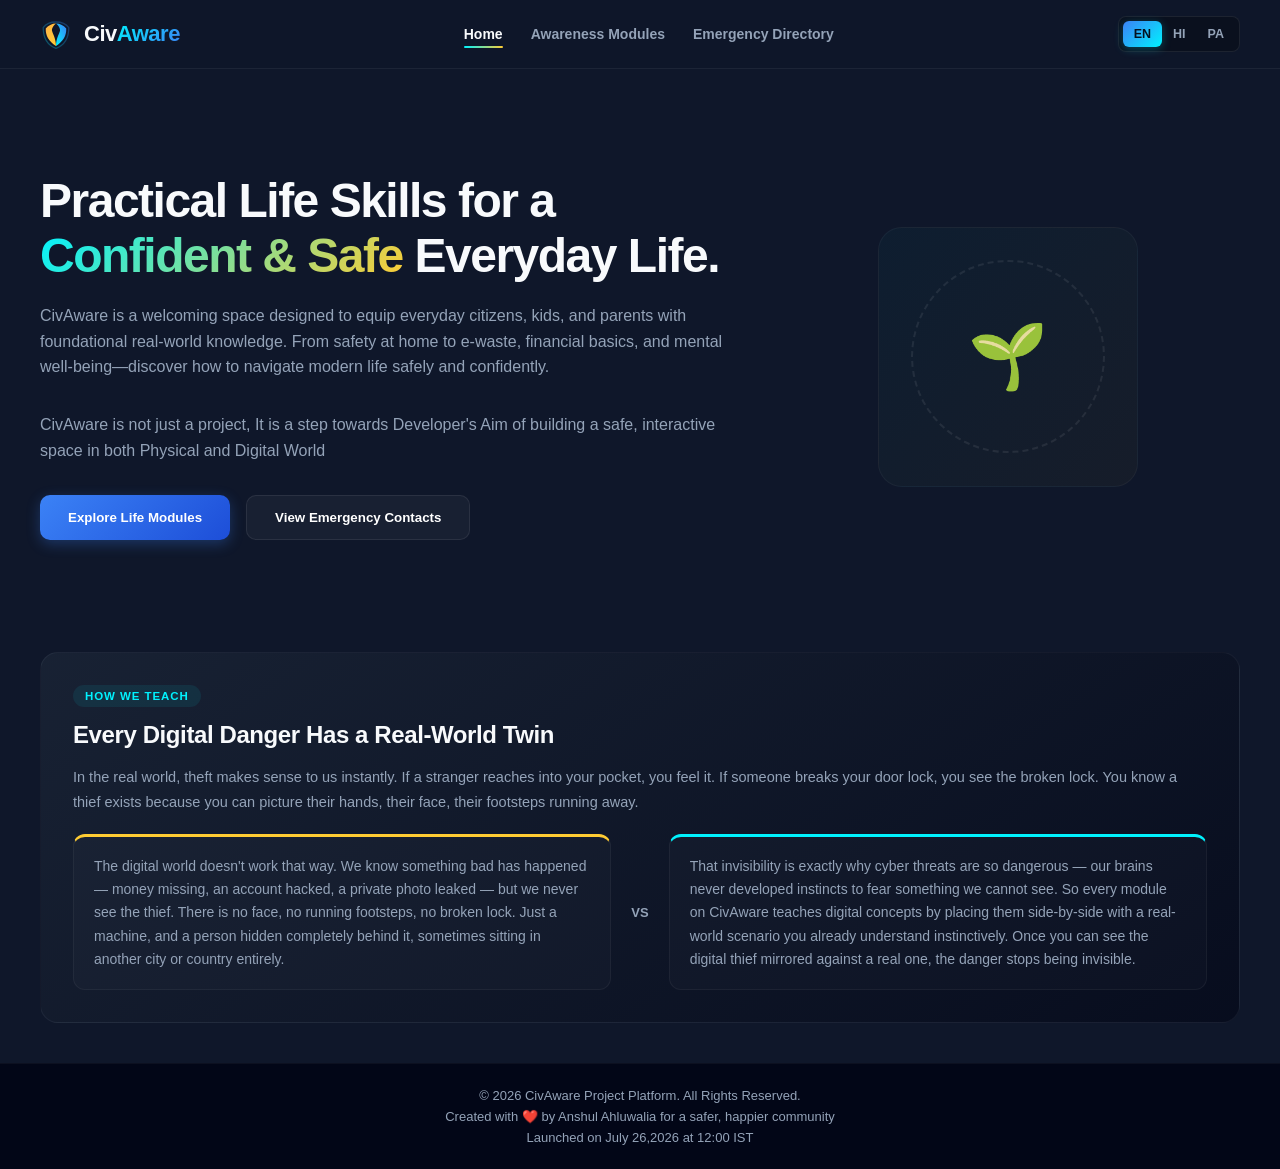
<file: index.html>
<!DOCTYPE html>
<html lang="en">
<head>
    <meta charset="UTF-8">
    <meta name="viewport" content="width=device-width, initial-scale=1.0">
    <title>CivAware - Life Skills & Community Awareness Hub</title>
    <link rel="stylesheet" href="./index/index.css">
</head>
<body>

    <!-- PRIMARY TOP NAVIGATION -->
    <nav class="navbar">
        <div class="brand-logo" onclick="navigateTo('home')">
            <svg width="32" height="32" viewBox="0 0 200 200" fill="none" xmlns="http://www.w3.org/2000/svg">
                <path d="M 100,25 C 135,25 165,40 180,60 C 180,120 155,170 100,190 C 45,170 20,120 20,60 C 35,40 65,25 100,25 Z" fill="none" stroke="url(#logoTechGrad)" stroke-width="8" opacity="0.3"/>
                <path d="M 100,35 C 75,35 50,48 36,65 C 34,110 55,145 100,175 C 100,130 80,100 75,80 C 72,68 85,45 100,35 Z" fill="url(#logoJoyGrad)"/>
                <path d="M 100,35 C 125,35 150,48 164,65 C 166,110 145,145 100,175 C 100,130 120,100 125,80 C 128,68 115,45 100,35 Z" fill="url(#logoTechGrad)"/>
                <defs>
                    <linearGradient id="logoTechGrad" x1="0%" y1="100%" x2="100%" y2="0%"><stop offset="0%" stop-color="#00f2fe"/><stop offset="100%" stop-color="#3b82f6"/></linearGradient>
                    <linearGradient id="logoJoyGrad" x1="0%" y1="0%" x2="100%" y2="100%"><stop offset="0%" stop-color="#ffb347"/><stop offset="100%" stop-color="#ffcc33"/></linearGradient>
                </defs>
            </svg>
            <h1>Civ<span id="brandSpan">Aware</span></h1>
        </div>

        <ul class="nav-links" id="navLinks">
            <li><div class="nav-item active" id="nav-home" onclick="navigateTo('home')">Home</div></li>
            <li><div class="nav-item" id="nav-modules" onclick="navigateTo('modules')">Awareness Modules</div></li>
            <li><div class="nav-item" id="nav-emergency" onclick="navigateTo('emergency')">Emergency Directory</div></li>
        </ul>

        <div class="navbar-right">
            <div class="lang-selector">
                <button class="lang-btn active" onclick="switchLanguage('en')">EN</button>
                <button class="lang-btn" onclick="switchLanguage('hi')">HI</button>
                <button class="lang-btn" onclick="switchLanguage('pa')">PA</button>
            </div>
            <button class="hamburger-btn" id="hamburgerBtn" aria-label="Toggle navigation menu" onclick="toggleNavDrawer()">
                <span></span><span></span><span></span>
            </button>
        </div>
    </nav>

    <!-- MAIN INTERACTIVE WRAPPER -->
    <main class="content-wrapper">

        <!-- ================= VIEW 1: HOME PAGE ================= -->
        <div id="page-home" class="page-view active-view">
            <div class="hero-section">
                <div class="hero-text">
                    <h2 id="heroTitle">Practical Life Skills for a <span>Confident &amp; Safe</span> Everyday Life.</h2>
                    <p id="heroPara">CivAware is a welcoming space designed to equip everyday citizens, kids, and parents with foundational real-world knowledge.</p>
                    <p>CivAware is not just a project, It is a step towards Developer's Aim of building a safe, interactive space in both Physical and Digital World</p>
                    <div class="cta-group">
                        <button class="btn-primary" id="btnExplore" onclick="navigateTo('modules')">Explore Life Modules</button>
                        <button class="btn-secondary" id="btnEmergency" onclick="navigateTo('emergency')">View Emergency Contacts</button>
                    </div>
                </div>
                <div class="hero-graphics-container">
                    <div class="animated-icon-box">
                        <div class="orbit-ring"></div>
                        <div class="center-emoji">🌱</div>
                    </div>
                </div>
            </div>

            <!-- TEACHING METHOD EXPLAINER — "the invisible thief" -->
            <section class="teach-intro">
                <span class="teach-tag" id="teachTag">How We Teach</span>
                <h3 id="teachTitle">Every Digital Danger Has a Real-World Twin</h3>
                <p id="teachPara1" style="color:var(--text-muted); font-size:14.5px; line-height:1.7;"></p>
                <div class="teach-columns">
                    <div class="teach-col real">
                        <p id="teachPara2"></p>
                    </div>
                    <div class="teach-vs">VS</div>
                    <div class="teach-col digital">
                        <p id="teachPara3"></p>
                    </div>
                </div>
            </section>
        </div>

        <!-- ================= VIEW 2: MODULES MATRIX ================= -->
        <div id="page-modules" class="page-view">
            <div class="section-header">
                <h2 id="modulesHeading">Essential Life Modules</h2>
                <p id="modulesSub">Click on any module to open up sub-topics and practical everyday toolkits.</p>
            </div>

            <div class="progress-tracker">
                <div class="progress-track"><div class="progress-fill" id="progressFill"></div></div>
                <span class="progress-label" id="progressLabel">0 / 12 modules completed</span>
            </div>

            <div class="matrix-grid" id="matrixGrid">
                <!-- Module cards injected dynamically by index.js -->
            </div>
        </div>

        <!-- ================= VIEW 3: EMERGENCY DIRECTORY ================= -->
        <div id="page-emergency" class="page-view">
            <div class="section-header">
                <h2 id="emergencyHeading">Emergency Helpline Directory</h2>
                <p id="emergencySub">Quick reference guide for critical situations. Keep these numbers handy.</p>
            </div>

            <div class="emergency-table-container">
                <table class="emergency-table">
                    <thead>
                        <tr>
                            <th id="thCategory">Service Category</th>
                            <th id="thNumber">Helpline Number</th>
                            <th id="thMode">Ideal Response Mode</th>
                        </tr>
                    </thead>
                    <tbody id="emergencyTableBody">
                        <!-- Rows injected dynamically by index.js -->
                    </tbody>
                </table>
            </div>
        </div>

    </main>

    <!-- CONTENT DISPLAY OVERLAY (MODAL SUBMODULE ARCHITECTURE) -->
    <div class="modal" id="submoduleModal">
        <div class="modal-box card">
            <button class="modal-close-x" onclick="closeSubmodule()">&times;</button>
            <div id="submoduleModalContent">
                <!-- Injected via index.js without page reload latency -->
            </div>
        </div>
    </div>

    <!-- STICKY STRUCTURAL WEB APP FOOTER -->
    <footer class="app-footer">
        <p id="footerCopyright">&copy; 2026 CivAware Project Platform. All Rights Reserved.</p>
        <p class="credit" id="footerCredit">Created with ❤️ by Anshul Ahluwalia for a safer, happier community</p>
        <p>Launched on July 26,2026 at 12:00 IST</p>
    </footer> 

    <!-- Inject Data Layer Dependency First -->
    <script src="./index/index-data.js"></script>
    <!-- Inject Functional Script Controller -->
    <script src="./index/index.js"></script>
</body>
</html>
</file>
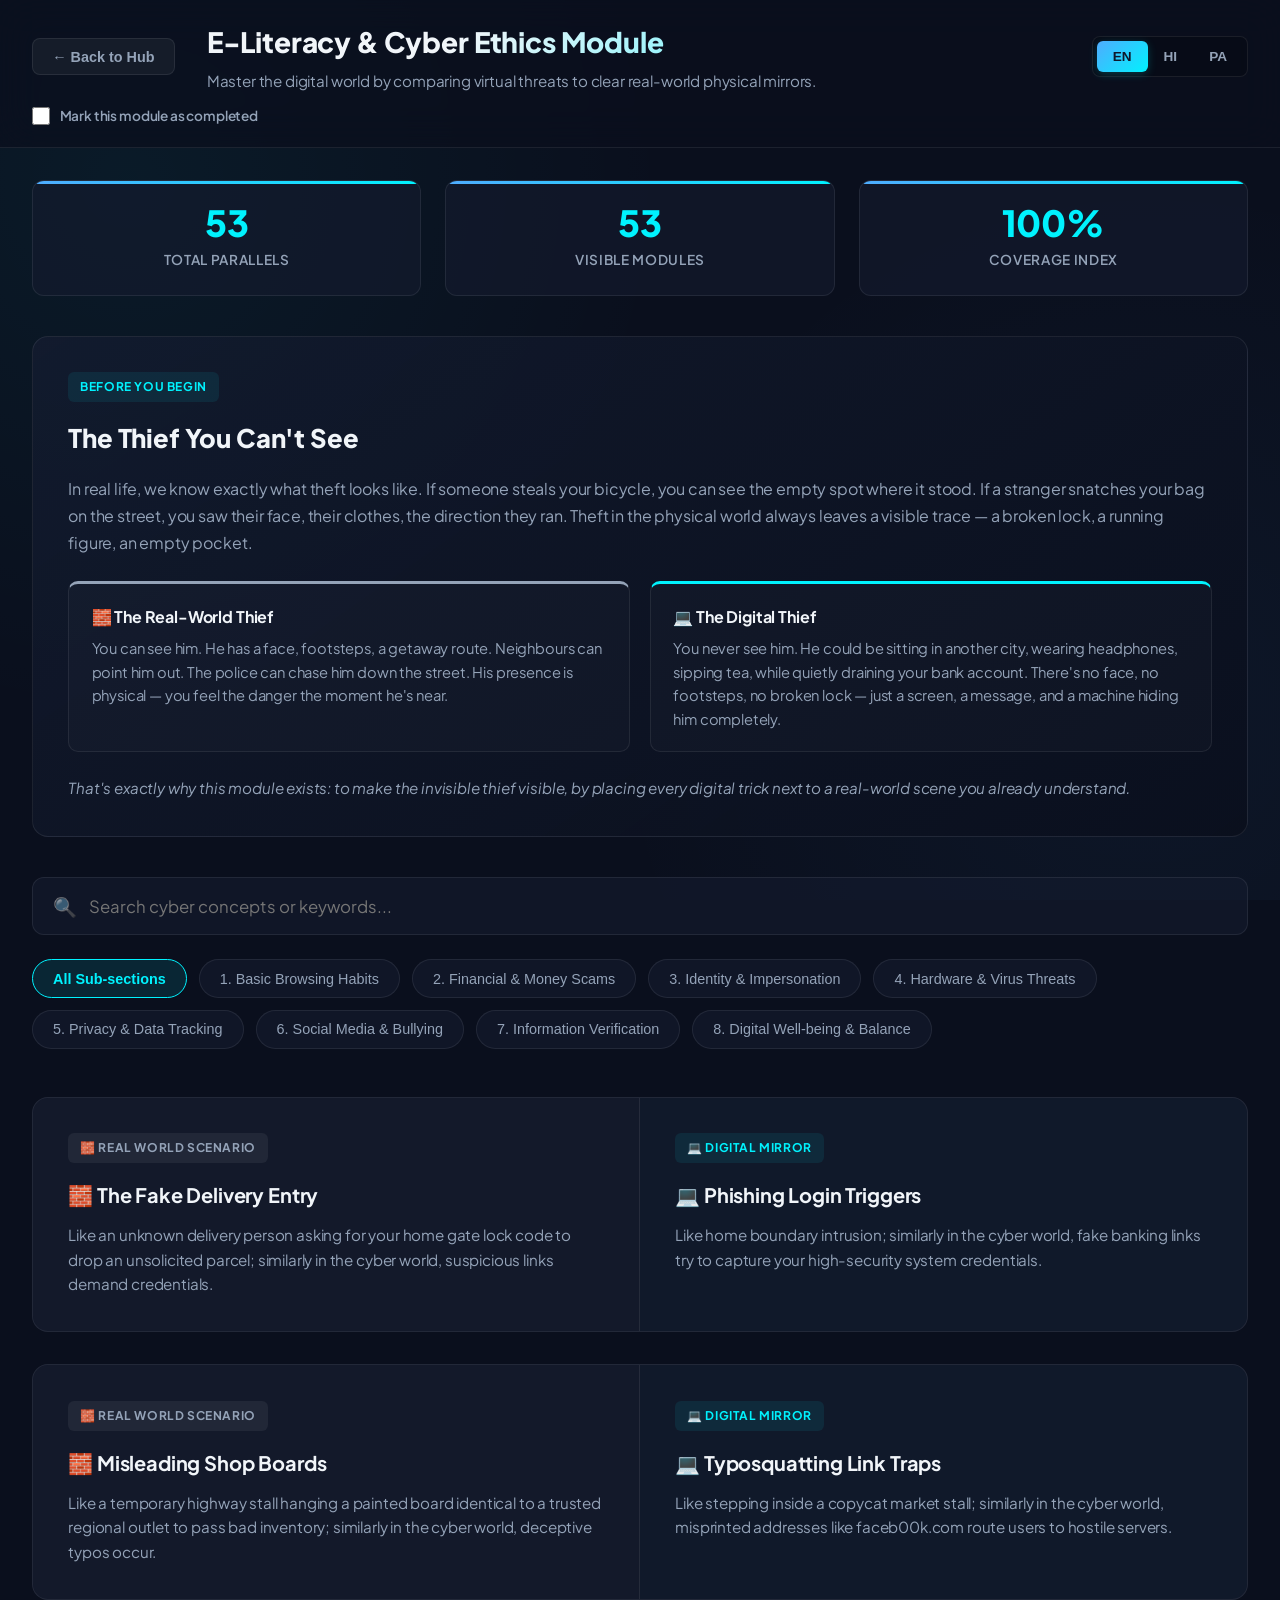
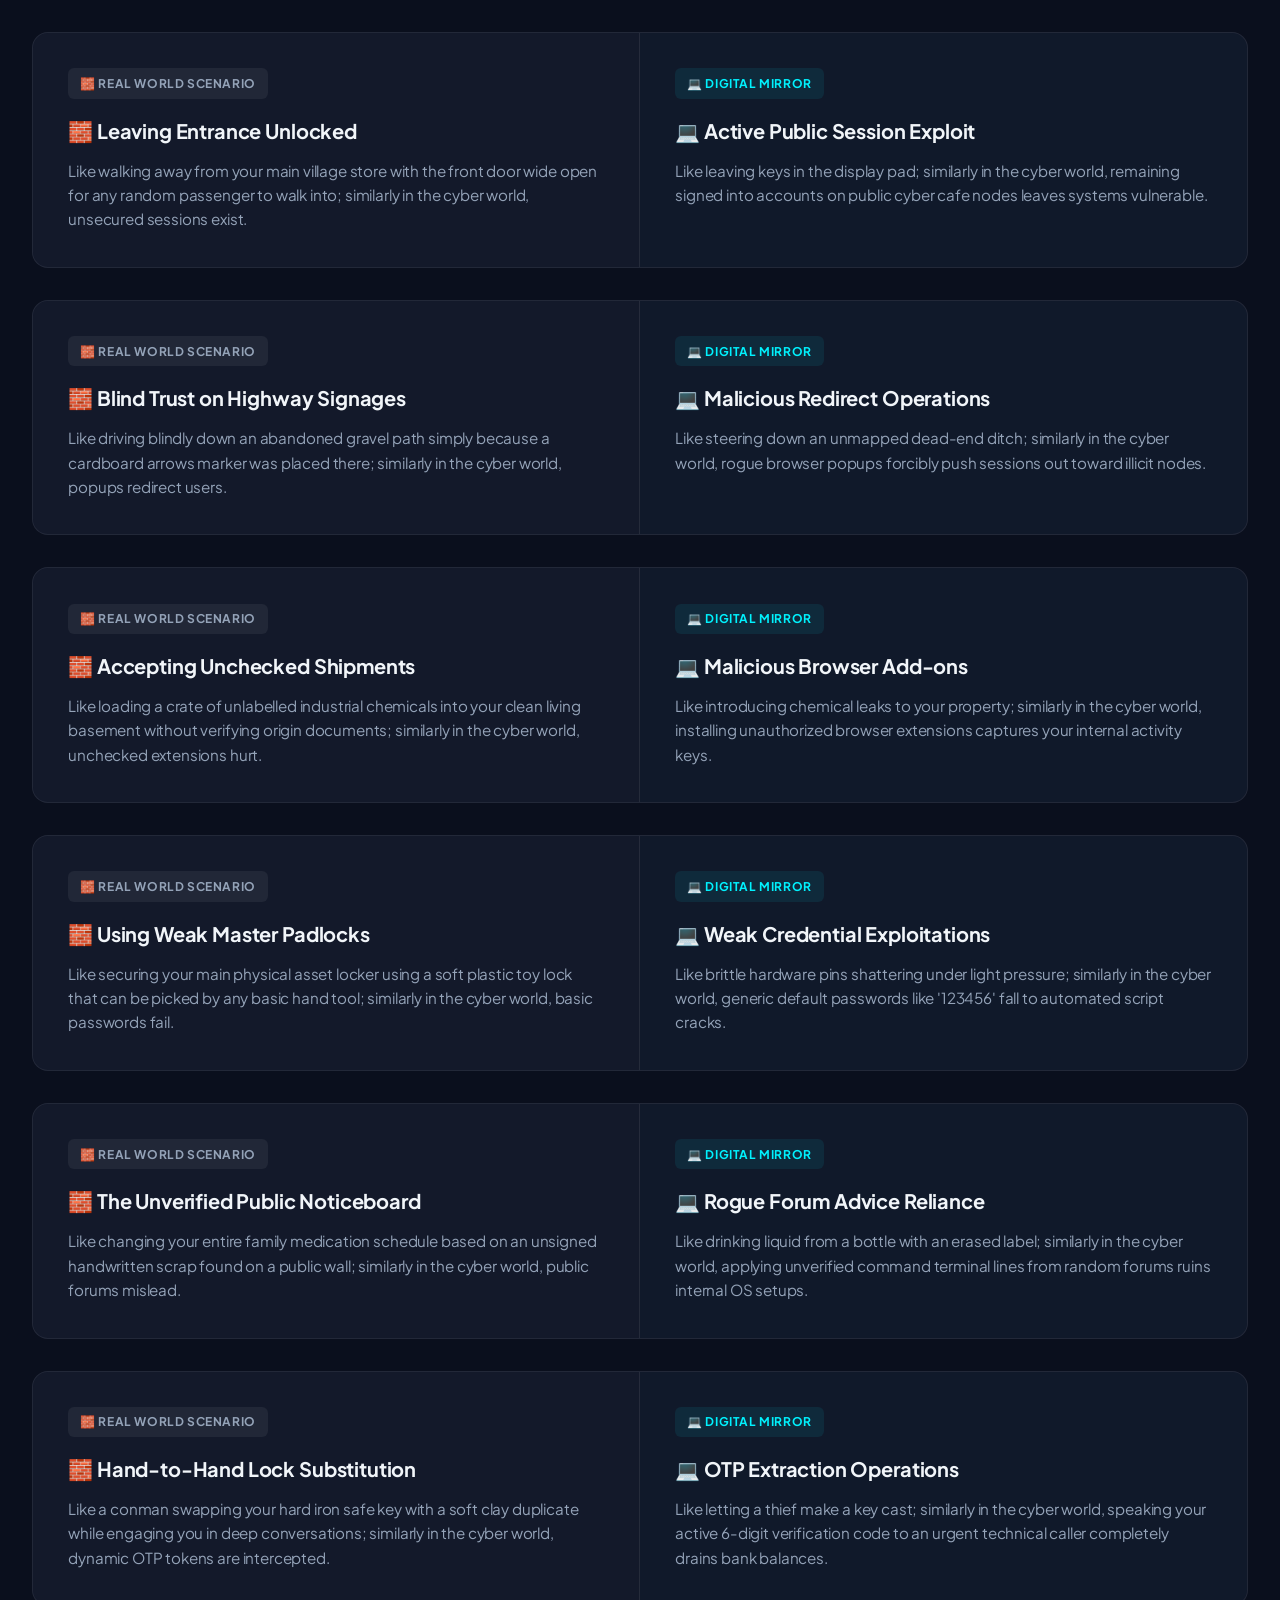
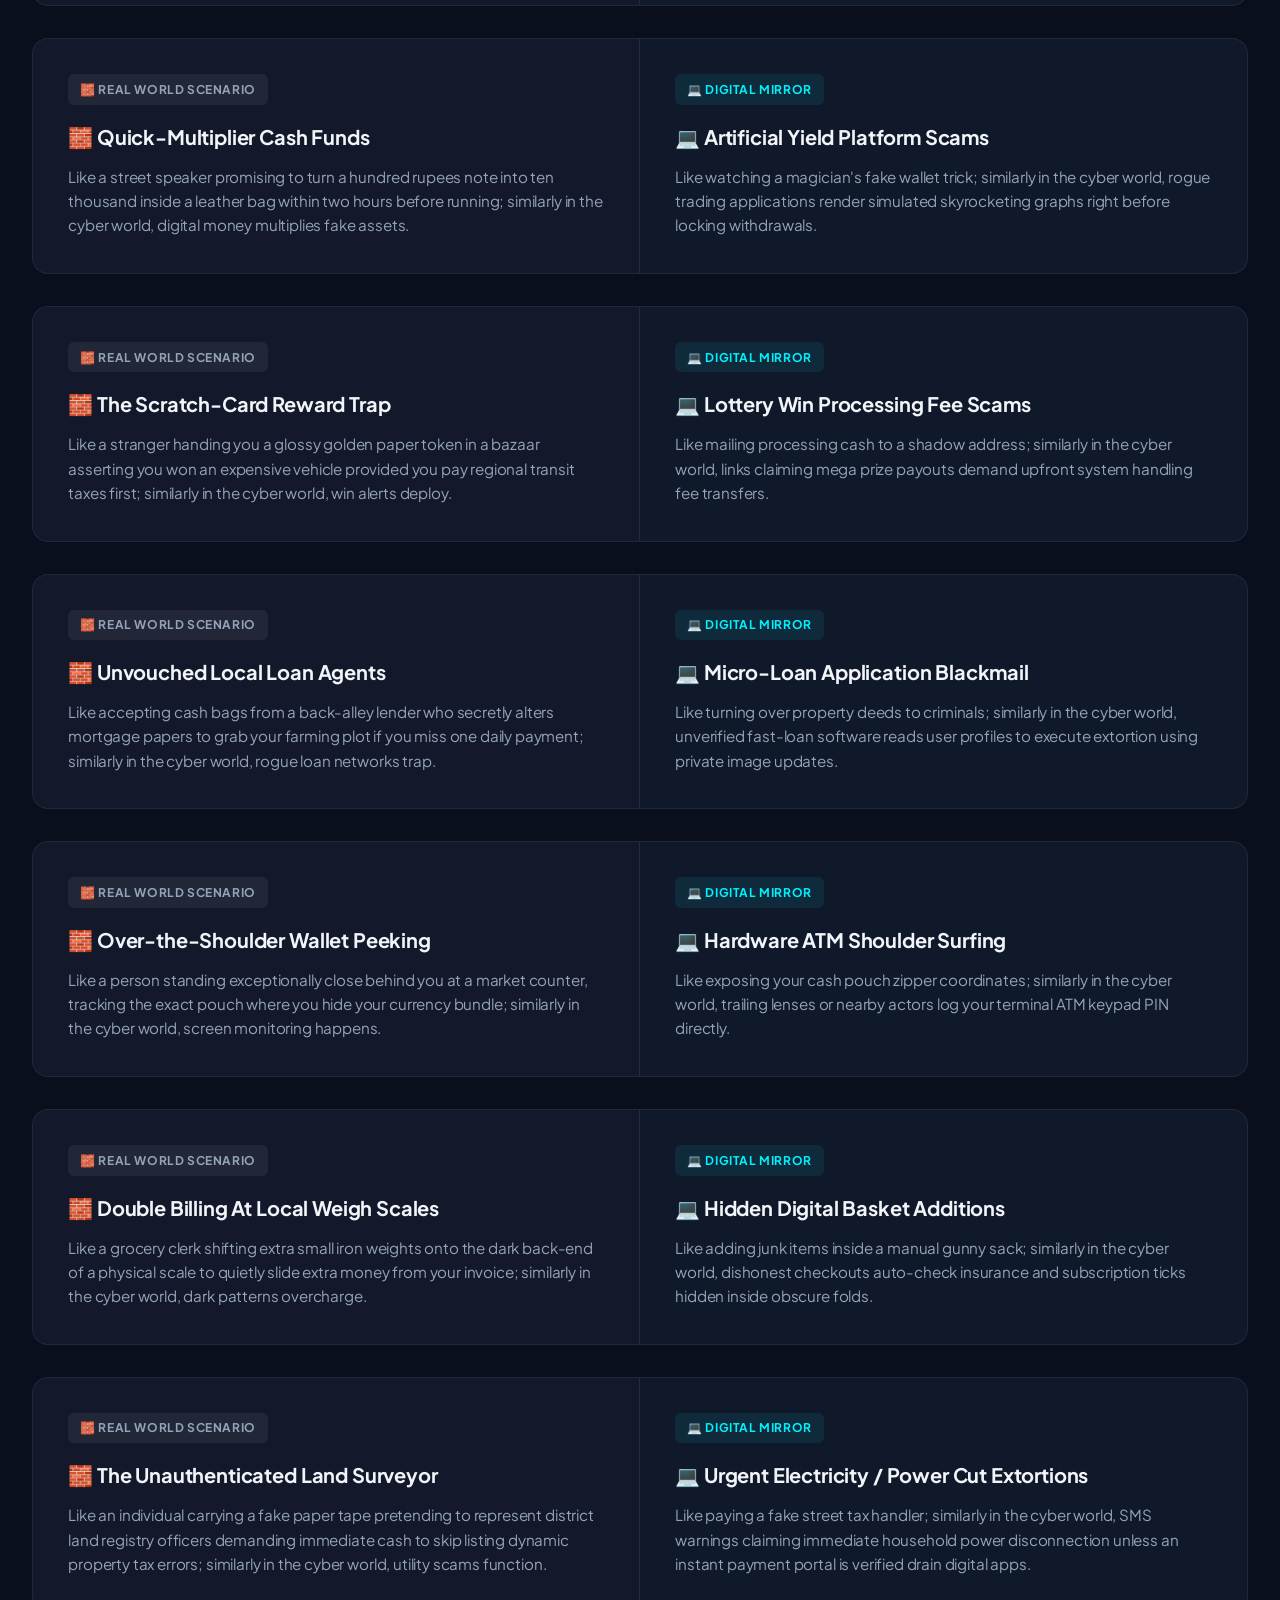
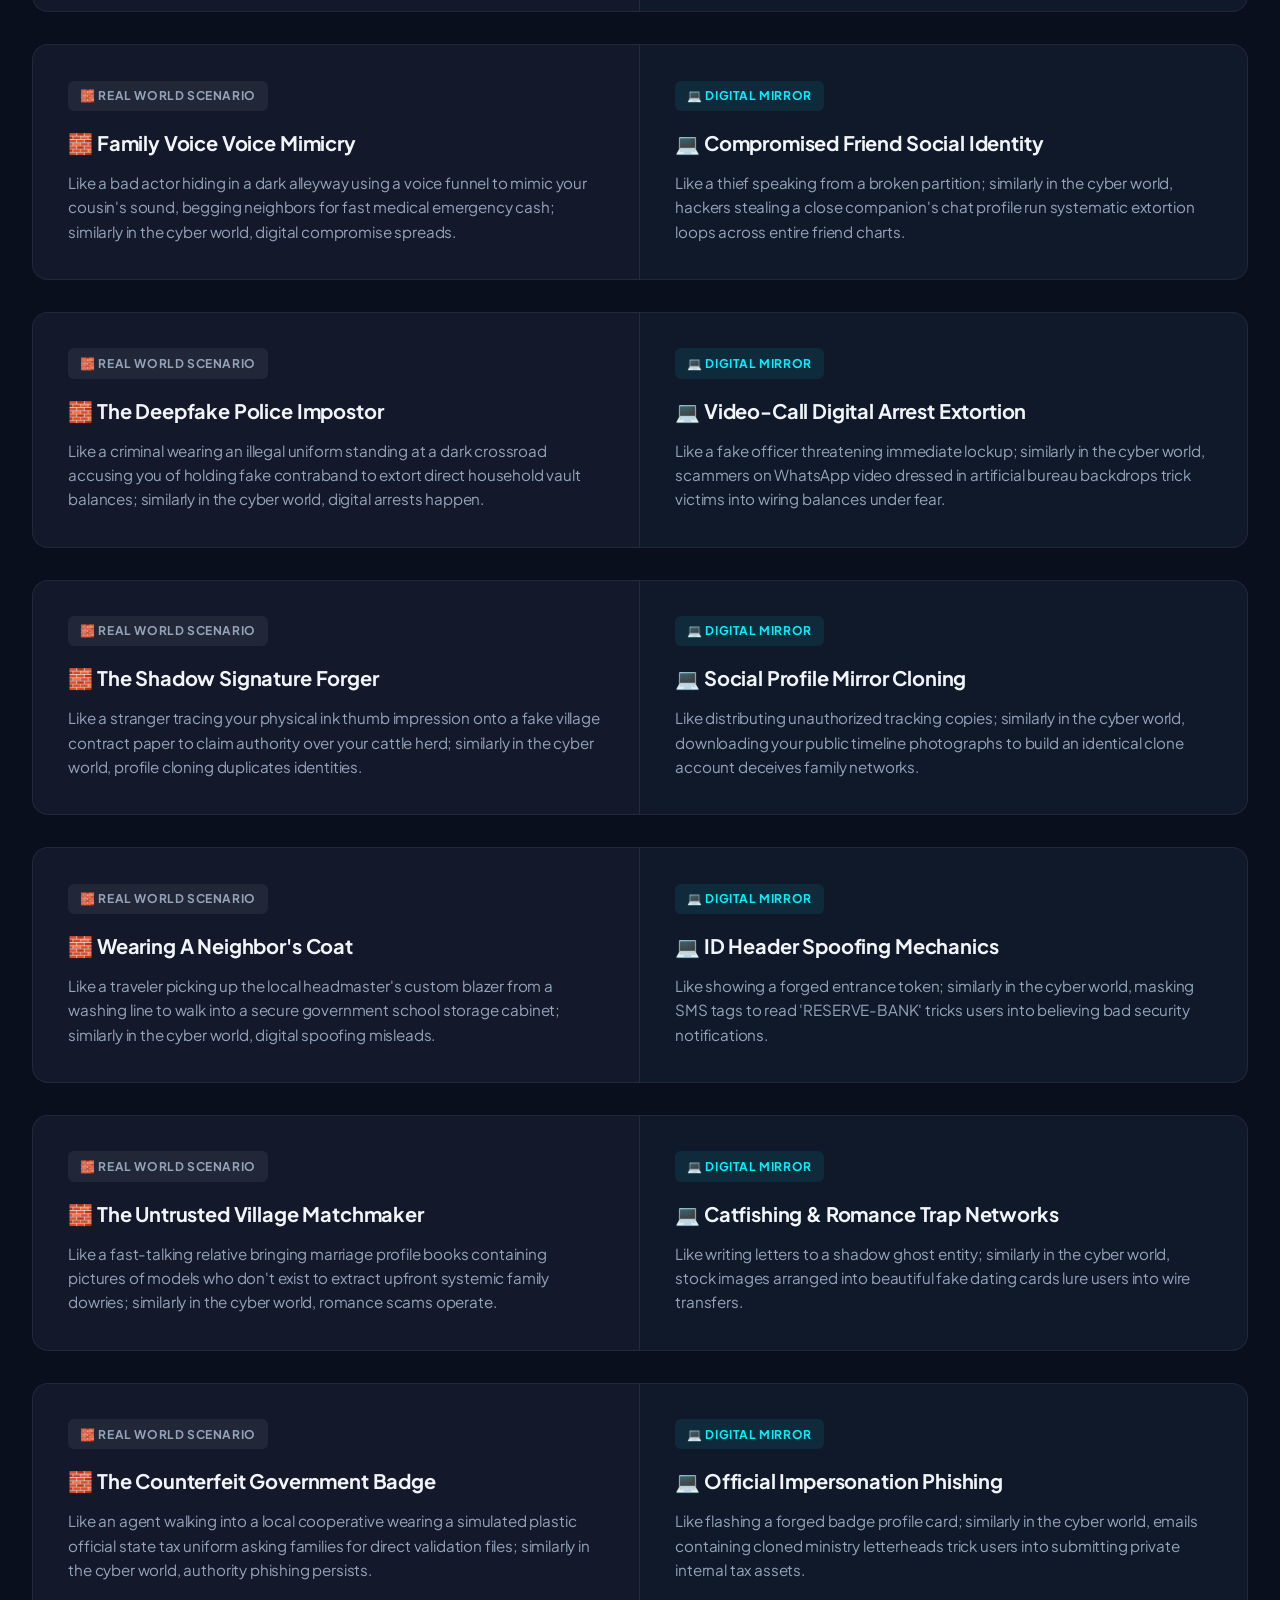
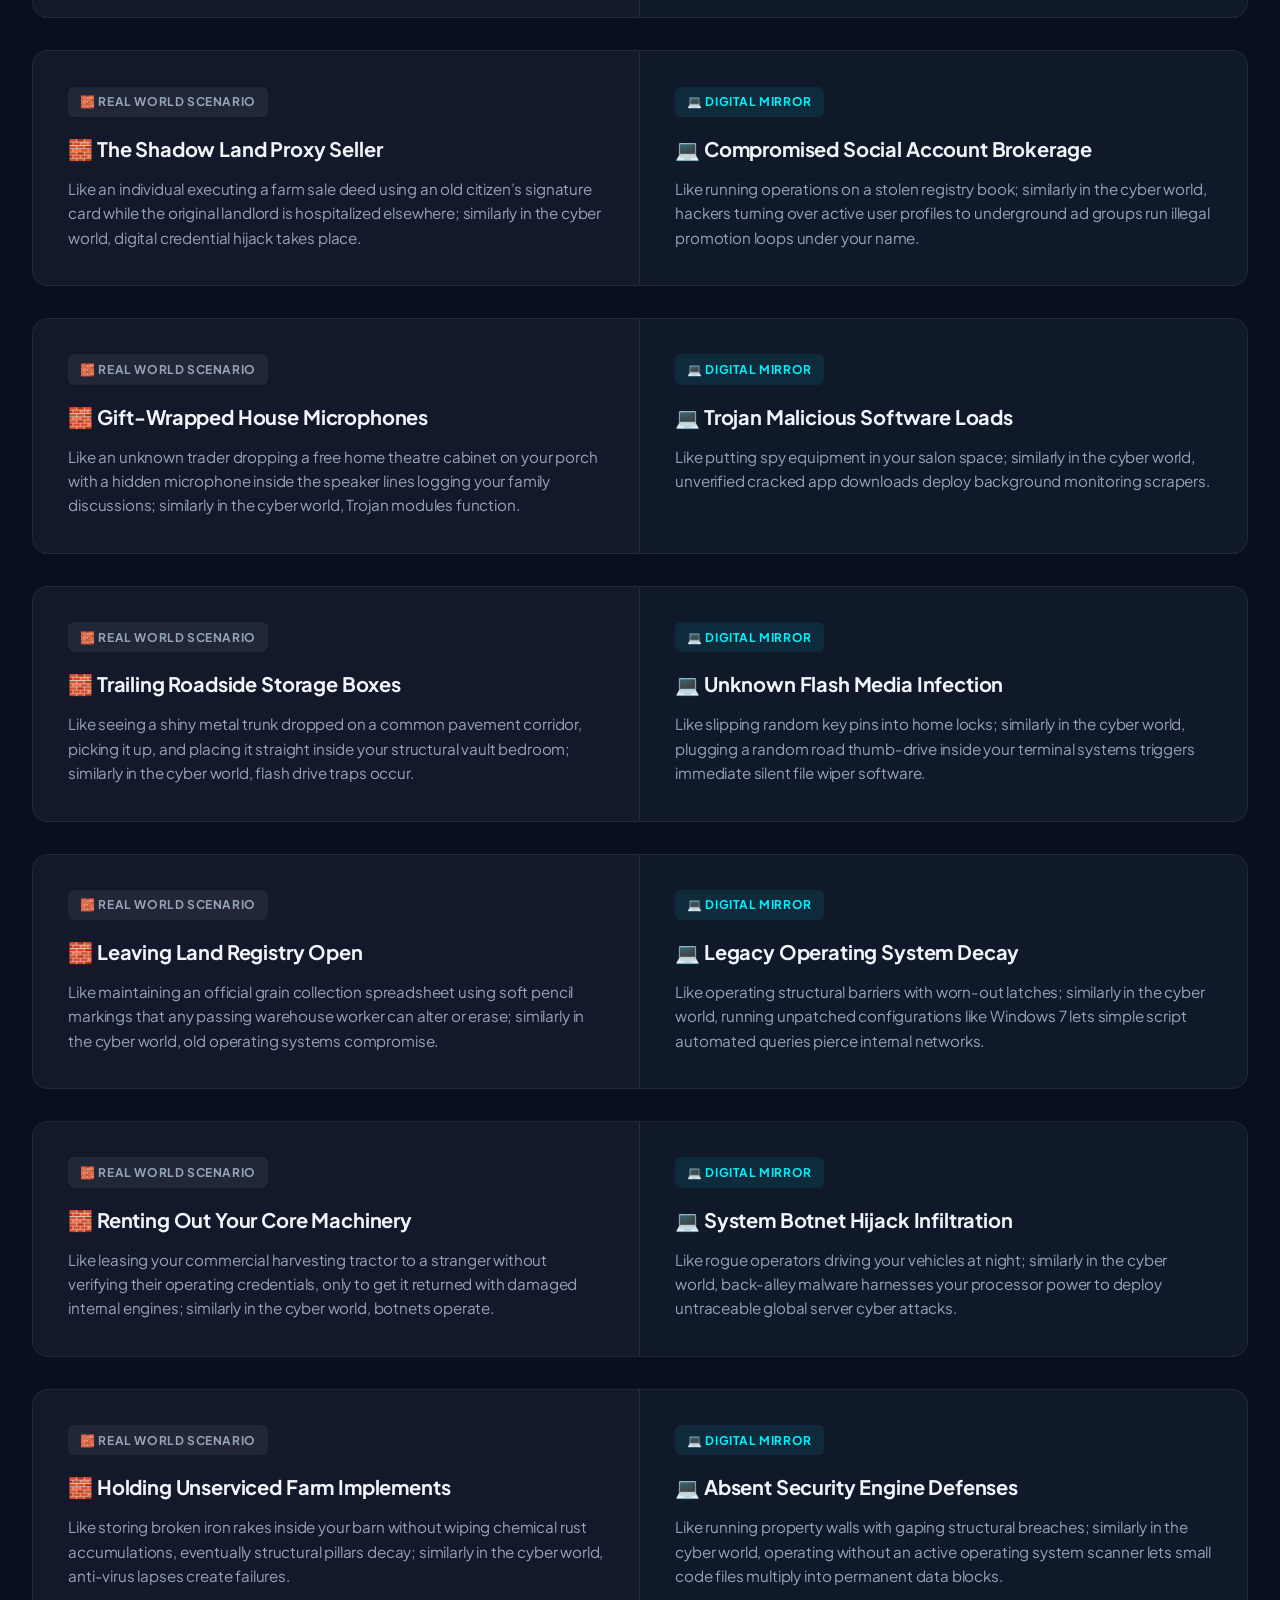
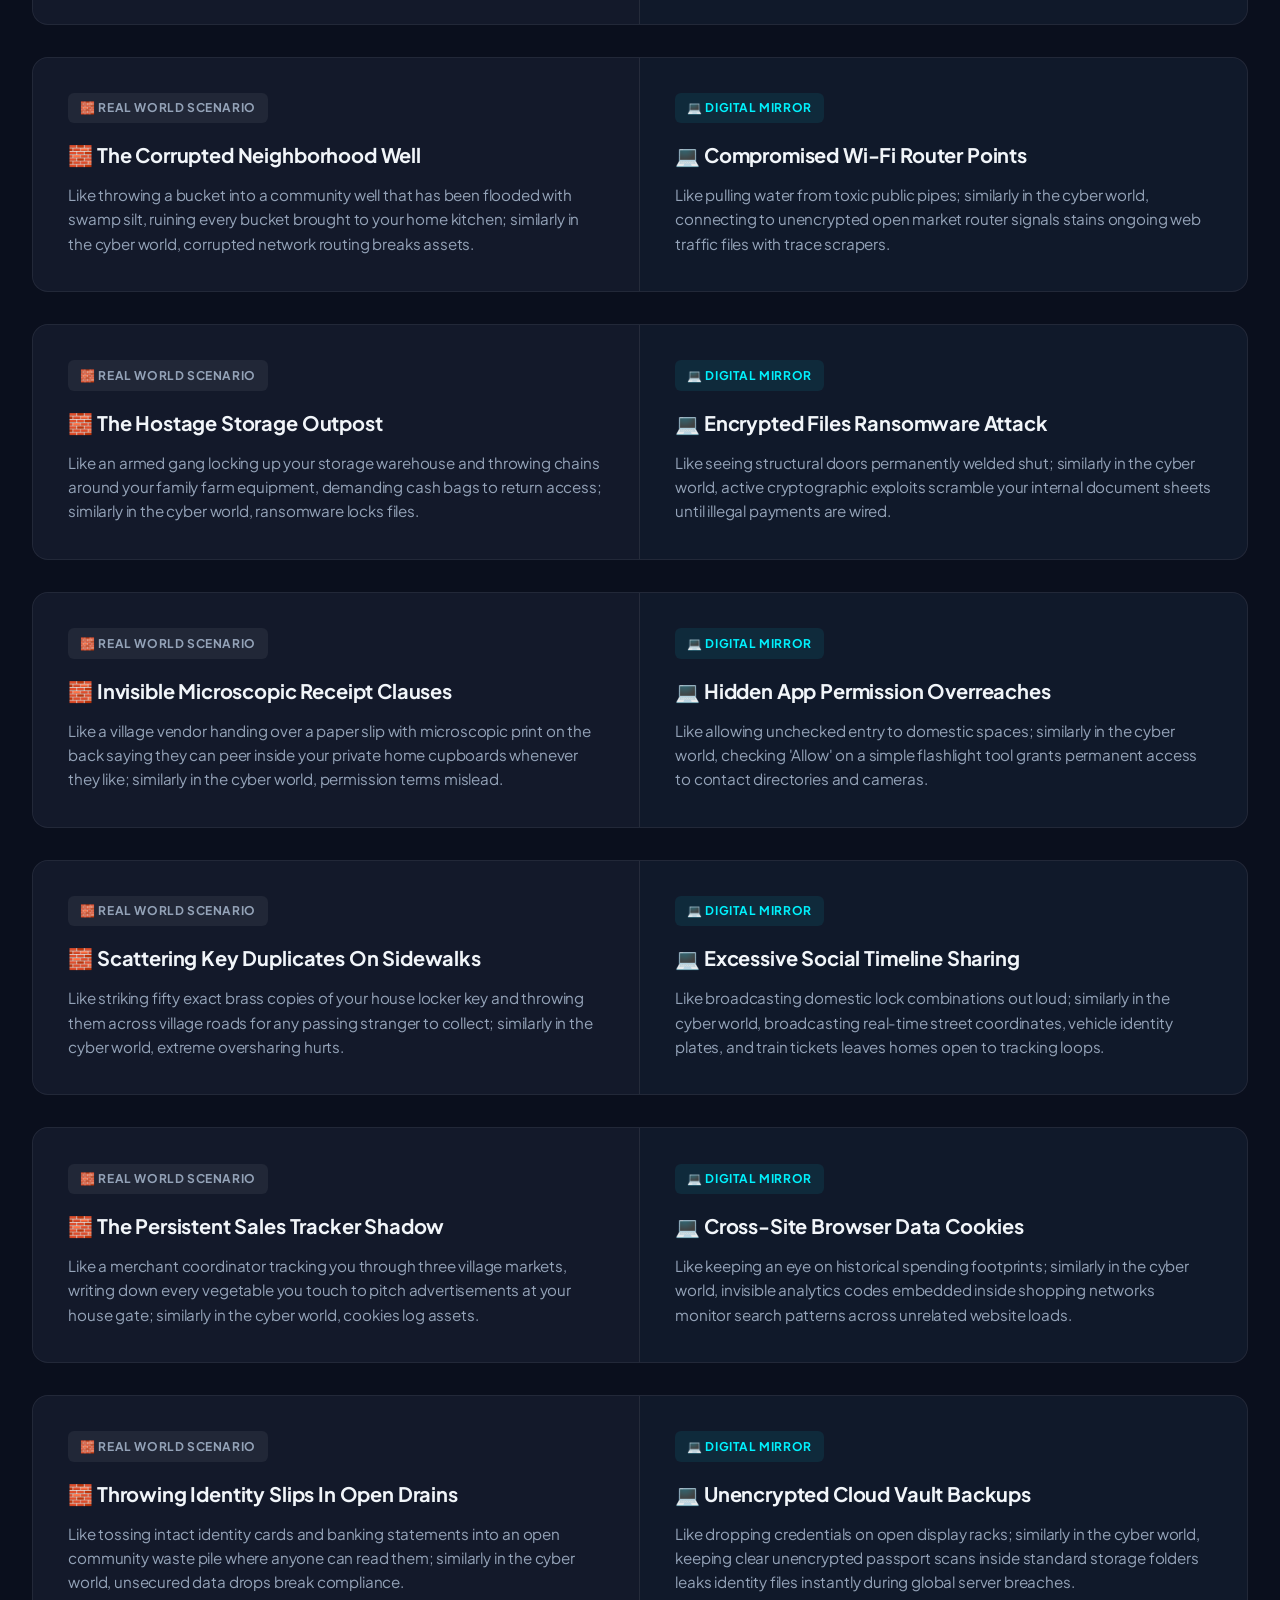
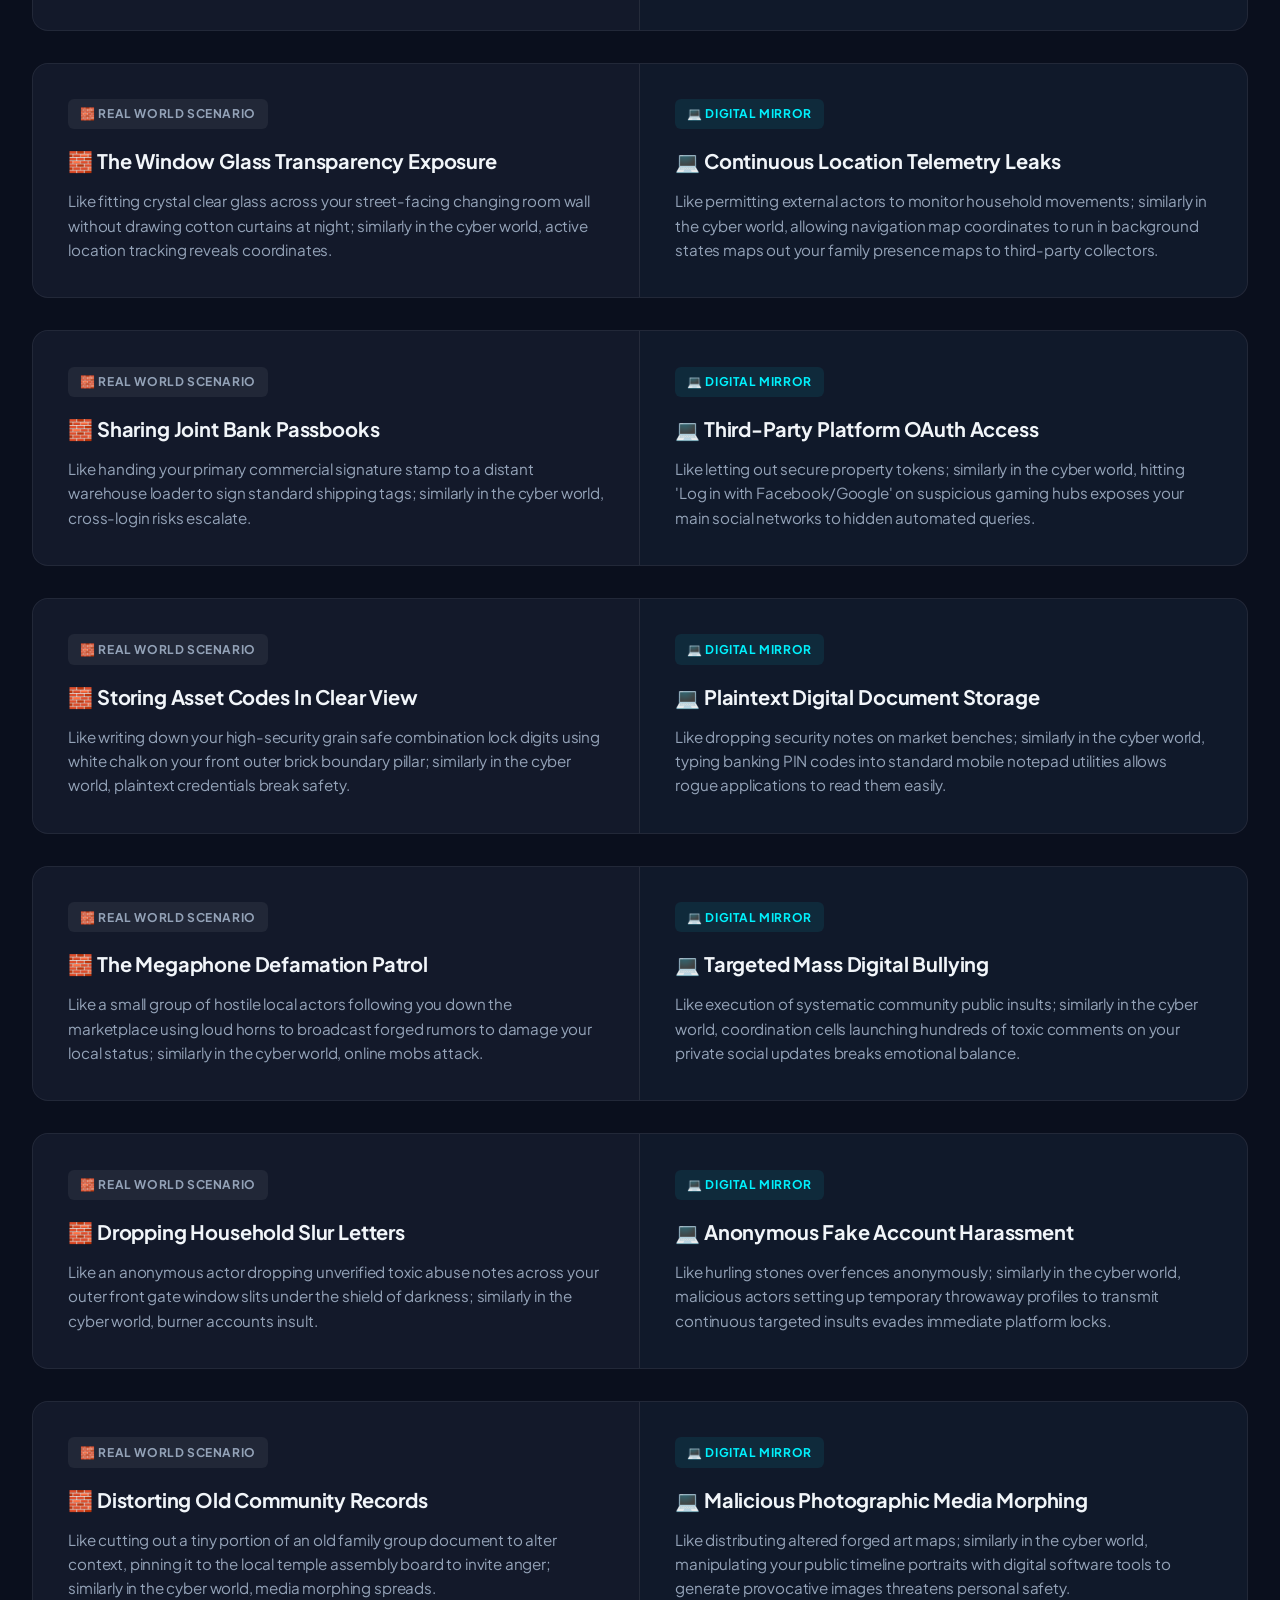
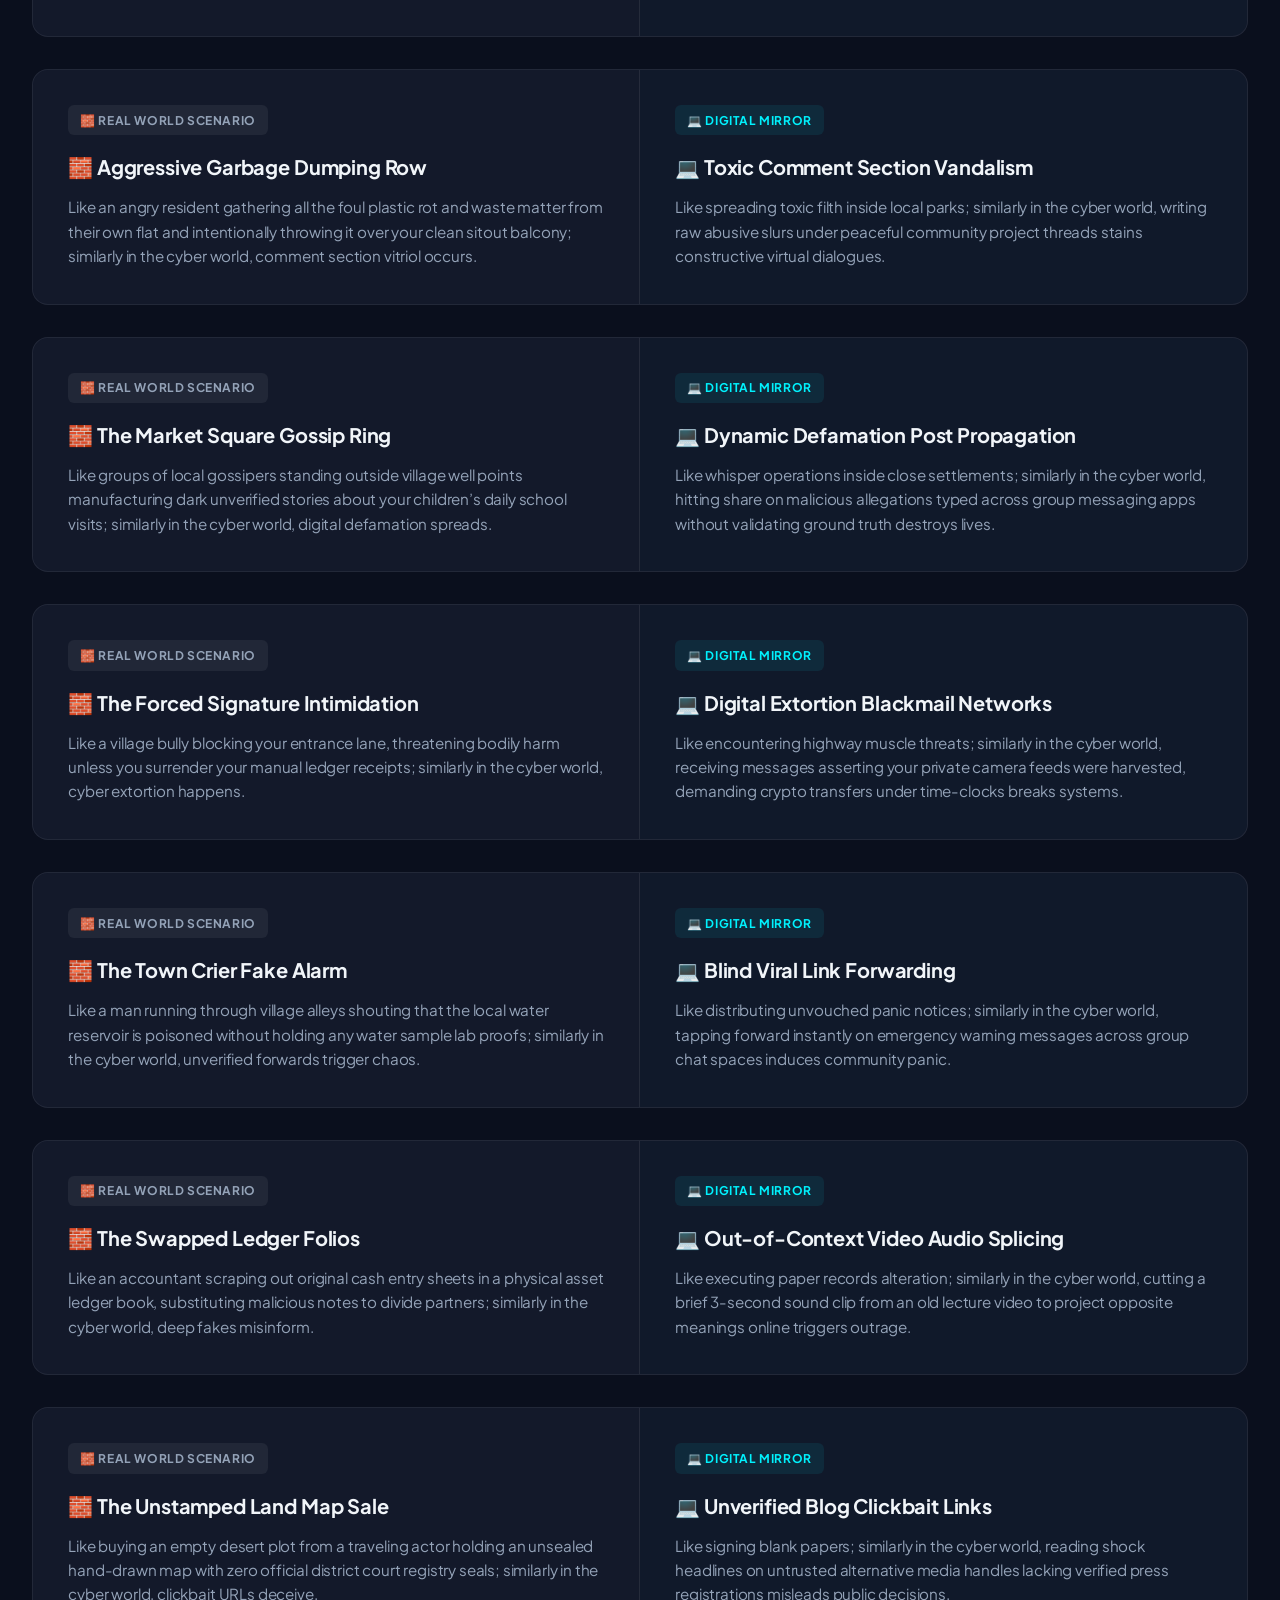
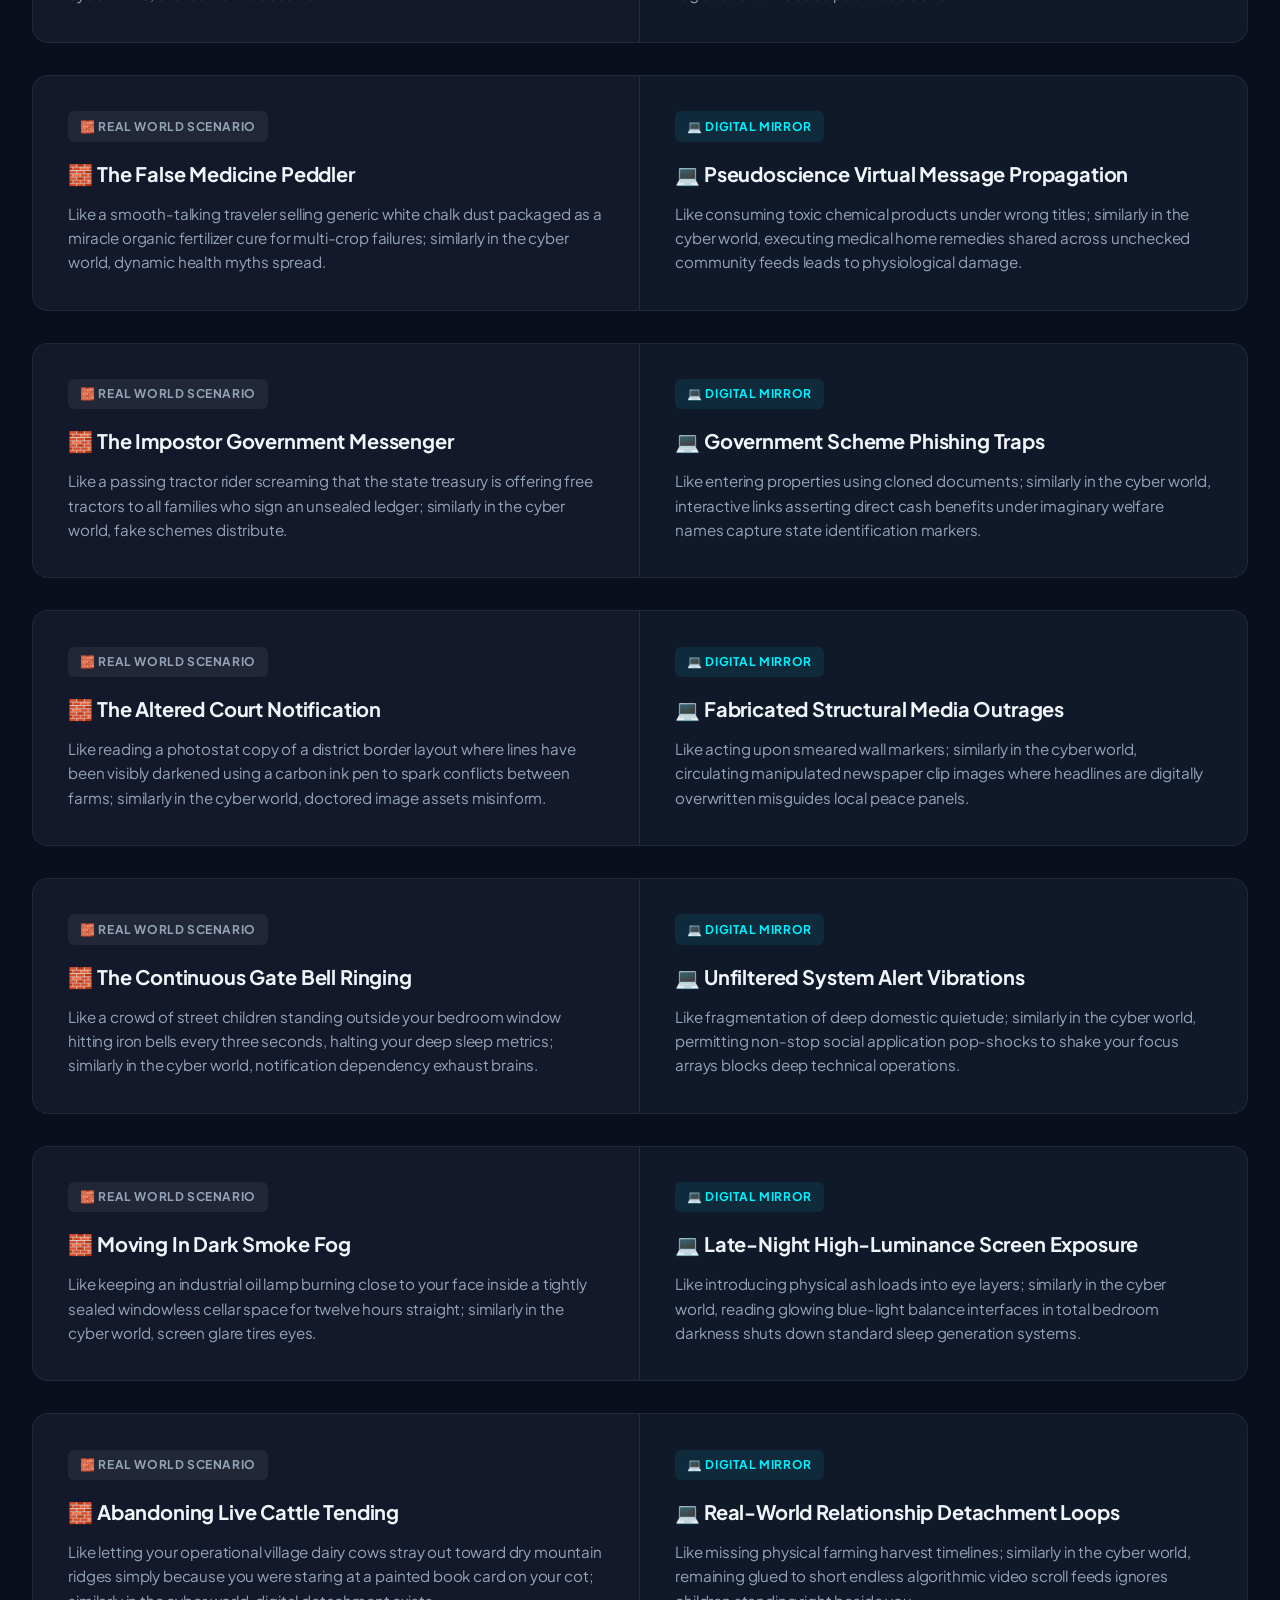
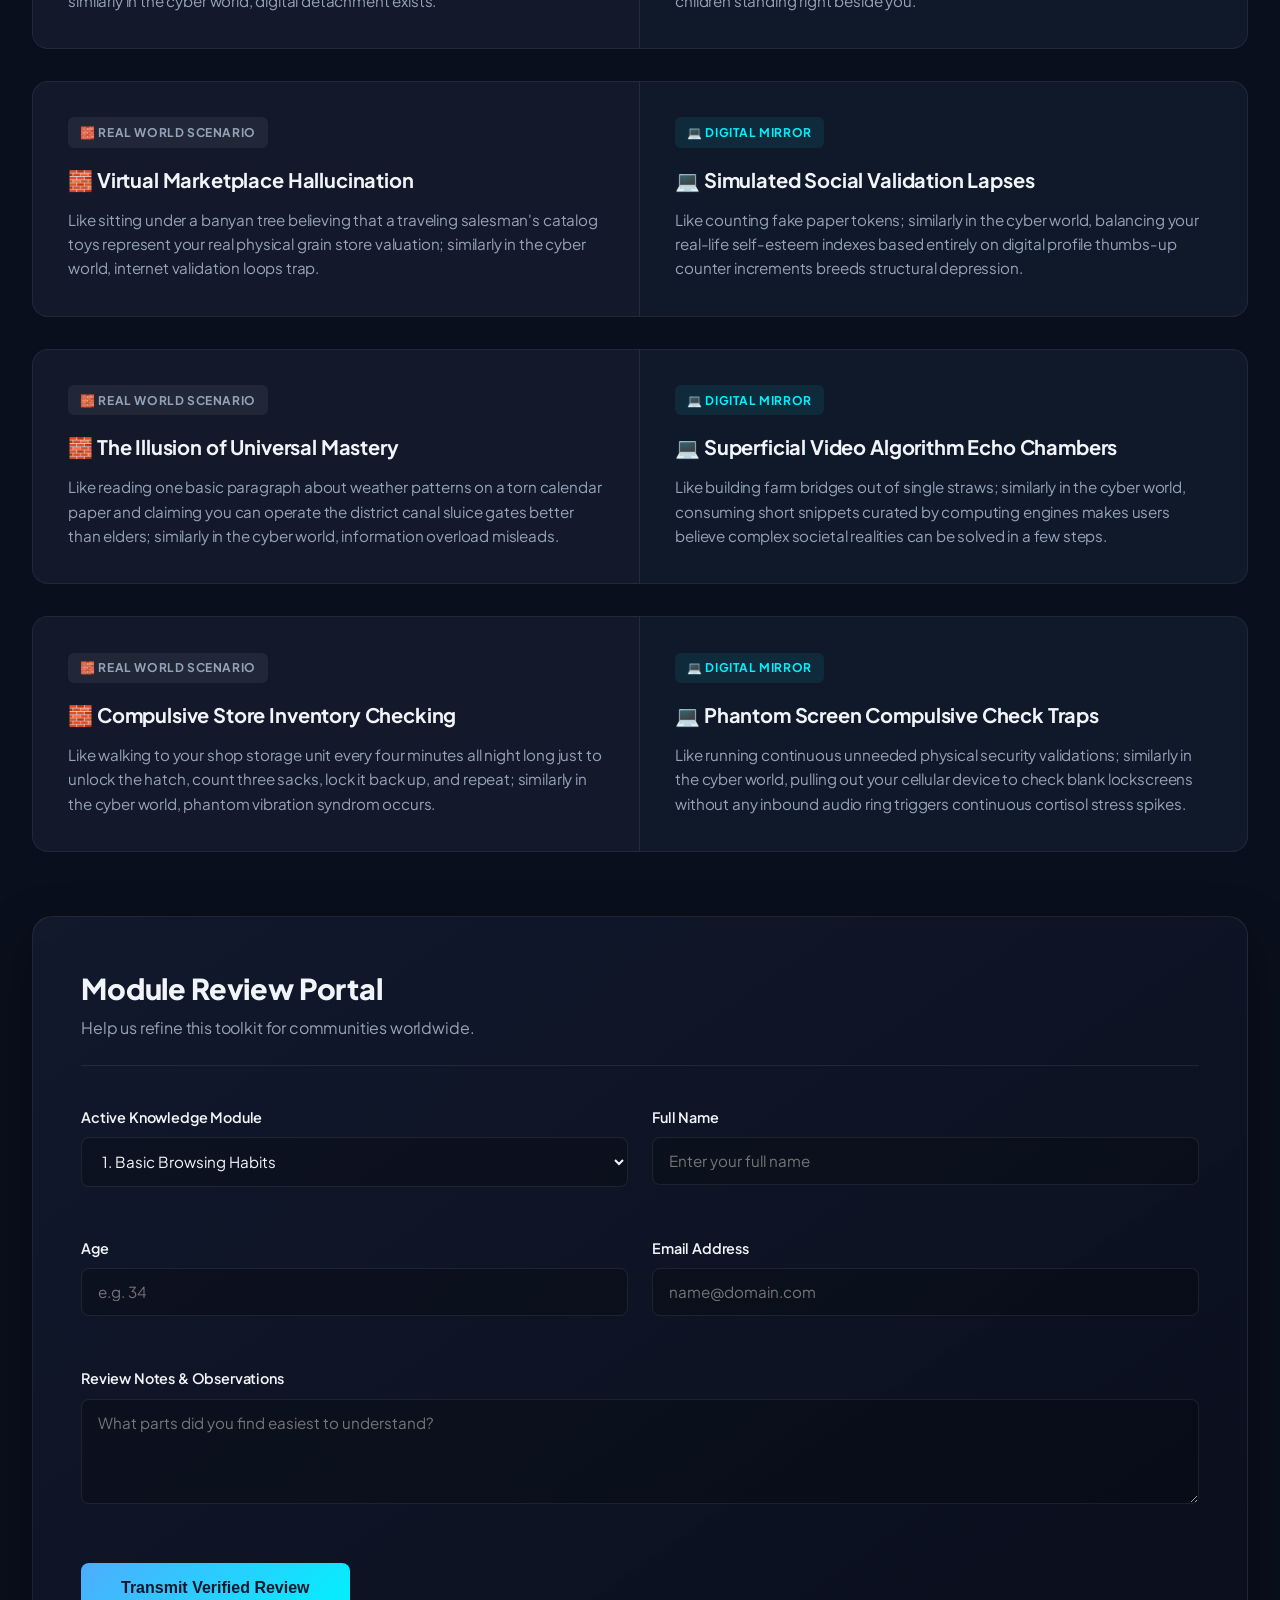
<file: Eliteracy/eliteracy.html>
<!DOCTYPE html>
<html lang="en">
<head>
    <meta charset="UTF-8">
    <meta name="viewport" content="width=device-width, initial-scale=1.0">
    <title>CivAware — Cyber & E-Literacy Portal</title>
    <!-- Font System -->
    <link rel="preconnect" href="https://fonts.googleapis.com">
    <link rel="preconnect" href="https://fonts.gstatic.com" crossorigin>
    <link href="https://fonts.googleapis.com/css2?family=Plus+Jakarta+Sans:wght@300;400;500;600;700;800&display=swap" rel="stylesheet">
    <!-- Link CSS Engine -->
    <link rel="stylesheet" href="./eliteracy.css">
</head>
<body>

    <!-- Dynamic Glass Header -->
    <header class="master-header">
        <div class="header-container">
            <button class="btn-back" id="btnBackHub" href="../index.html">← Back to Hub</button>
            <div class="brand-block">
                <h1 id="txtTitle">E-Literacy & Cyber Ethics Module</h1>
                <p id="txtSubtitle">Master the digital world by comparing virtual threats to clear real-world physical mirrors.</p>
            </div>
            <div class="lang-selector">
                <button class="lang-btn active" onclick="switchLanguage('en')">EN</button>
                <button class="lang-btn" onclick="switchLanguage('hi')">HI</button>
                <button class="lang-btn" onclick="switchLanguage('pa')">PA</button>
            </div>
        </div>
        <label class="module-complete-bar" id="moduleCompleteBar">
            <input type="checkbox" id="moduleCompleteCheckbox" onchange="toggleModuleComplete(this)">
            <span id="moduleCompleteText">Mark this module as completed</span>
        </label>
    </header>

    <!-- Master Layout Wrapper -->
    <main class="master-main">
        
        <!-- Live Statistics Counter -->
        <section class="metrics-bar">
            <div class="metric-card">
                <span class="metric-num" id="statTotal">00</span>
                <span class="metric-lbl">Total Parallels</span>
            </div>
            <div class="metric-card">
                <span class="metric-num" id="statActive">00</span>
                <span class="metric-lbl">Visible Modules</span>
            </div>
            <div class="metric-card">
                <span class="metric-num" id="statRead">0%</span>
                <span class="metric-lbl">Coverage Index</span>
            </div>
        </section>

        <!-- Invisible Thief Intro — sets up the real-world vs digital mirror teaching method -->
        <section class="intro-banner">
            <span class="pane-badge" id="introTag" style="background:rgba(0,242,254,0.08); color:var(--accent-primary); margin-bottom:1rem;">Before You Begin</span>
            <h2 id="introTitle">The Thief You Can't See</h2>
            <p id="introPara" style="color:var(--text-muted); font-size:1rem; line-height:1.7; margin:1rem 0 1.5rem;"></p>
            <div class="intro-columns">
                <div class="intro-col">
                    <h5 id="introRealLabel">🧱 The Real-World Thief</h5>
                    <p id="introRealText"></p>
                </div>
                <div class="intro-col accent">
                    <h5 id="introDigitalLabel">💻 The Digital Thief</h5>
                    <p id="introDigitalText"></p>
                </div>
            </div>
            <p id="introFooter" style="color:var(--text-muted); font-size:0.95rem; line-height:1.6; margin-top:1.5rem; font-style:italic;"></p>
        </section>

        <!-- Navigation Sub-Sections Bar & Control Hub -->
        <section class="control-hub">
            <div class="search-box-wrapper">
                <input type="text" id="inputSearch" placeholder="Search cyber concepts or keywords..." autocomplete="off">
                <span class="search-icon">🔍</span>
            </div>
            <div class="subsections-nav" id="subsectionsNav">
                <!-- Dynamically generated navigation links will be injected here -->
            </div>
        </section>

        <!-- Dynamic Grid Engine -->
        <section class="cards-grid" id="cardsGrid">
            <!-- Parallel comparison matrix elements will inject dynamically -->
        </section>

        <!-- Integrated Validation Review Portal -->
        <section class="review-portal-section">
            <div class="portal-card">
                <div class="portal-header">
                    <h2 id="formHeading">Module Review Portal</h2>
                    <p id="formSub">Help us refine this toolkit for communities worldwide.</p>
                </div>
                
                <form id="reviewForm" onsubmit="handleReviewSubmit(event)" novalidate>
                    <div class="form-grid">
                        <div class="form-group">
                            <label for="selectModule" id="lblModule">Active Knowledge Module</label>
                            <select id="selectModule" required>
                                <!-- Injected dynamically via JS based on selected language -->
                            </select>
                        </div>
                        <div class="form-group">
                            <label for="inputName" id="lblName">Full Name</label>
                            <input type="text" id="inputName" placeholder="Enter your full name" required minlength="3">
                            <span class="error-msg" id="errName"></span>
                        </div>
                        <div class="form-group">
                            <label for="inputAge" id="lblAge">Age</label>
                            <input type="number" id="inputAge" min="8" max="120" placeholder="e.g. 34" required>
                            <span class="error-msg" id="errAge"></span>
                        </div>
                        <div class="form-group">
                            <label for="inputEmail" id="lblEmail">Email Address</label>
                            <input type="email" id="inputEmail" placeholder="name@domain.com" required>
                            <span class="error-msg" id="errEmail"></span>
                        </div>
                    </div>
                    
                    <div class="form-group full-width">
                        <label for="inputMsg" id="lblMsg">Review Notes & Observations</label>
                        <textarea id="inputMsg" rows="4" placeholder="What parts did you find easiest to understand?" required minlength="10"></textarea>
                        <span class="error-msg" id="errMsg"></span>
                    </div>

                    <button type="submit" class="btn-submit" id="btnSubmit">Transmit Verified Review</button>
                </form>
                <div class="success-toast" id="successToast">✓ Review data signed and securely transmitted to sandbox logs.</div>
            </div>
        </section>

    </main>

    <!-- Global Accessible Audio/Text Reader Modal -->
    <div class="modal-overlay" id="accessibleModal">
        <div class="modal-window">
            <div class="modal-header">
                <h3 id="modalTitle">Focused View</h3>
                <button class="modal-close" onclick="closeAccessibleModal()">×</button>
            </div>
            <div class="modal-body" id="modalContent">
                <!-- Focused structural view layout injected dynamically -->
            </div>
            <div class="modal-footer">
                <button class="btn-audio" id="btnAudioToggle" onclick="toggleSpeechSynthesis()">🔊 Read Aloud</button>
            </div>
        </div>
    </div>

    <!-- Inject Data Layer Dependency First -->
    <script src="./eliteracy-data.js"></script>
    <!-- Inject Functional Script Controller -->
    <script src="./eliteracy.js"></script>
</body>
</html>
</file>
<file: index/index.css>
:root {
    --bg-dark: #0f172a;
    --bg-deep: #020617;
    --card-bg: #1e293b;
    --card-hover: #243249;
    --cyber-cyan: #00f2fe;
    --cyber-blue: #3b82f6;
    --physical-gold: #ffcc33;
    --physical-orange: #ffb347;
    --text-main: #f8fafc;
    --text-muted: #94a3b8;
    --success: #10b981;
    --crisis-red: #f43f5e;
    --transition-speed: 0.2s;
}

* {
    box-sizing: border-box;
    margin: 0;
    padding: 0;
    font-family: -apple-system, BlinkMacSystemFont, 'Segoe UI', Roboto, Helvetica, Arial, sans-serif;
    -webkit-font-smoothing: antialiased;
}

body {
    background-color: var(--bg-dark);
    color: var(--text-main);
    min-height: 100vh;
    display: flex;
    flex-direction: column;
    overflow-x: hidden;
}

/* NAVIGATION HEADER UI — sticky, and sized dynamically off viewport height/width */
.navbar {
    background: rgba(15, 23, 42, 0.85);
    backdrop-filter: blur(16px);
    border-bottom: 1px solid rgba(255, 255, 255, 0.06);
    padding: clamp(10px, 2.2vh, 16px) clamp(16px, 4vw, 40px);
    display: flex;
    justify-content: space-between;
    align-items: center;
    position: sticky;
    top: 0;
    z-index: 100;
    gap: 12px;
}

.navbar-right {
    display: flex;
    align-items: center;
    gap: 18px;
}

/* LANGUAGE SELECTOR — always visible, never hidden inside the hamburger drawer */
.lang-selector {
    display: flex;
    background: rgba(0, 0, 0, 0.25);
    padding: 4px;
    border-radius: 8px;
    border: 1px solid rgba(255, 255, 255, 0.08);
    flex-shrink: 0;
}

.lang-btn {
    background: transparent;
    border: none;
    color: var(--text-muted);
    font-weight: 700;
    padding: 6px 11px;
    border-radius: 6px;
    cursor: pointer;
    font-size: 12.5px;
    transition: background var(--transition-speed), color var(--transition-speed);
}

.lang-btn:hover { color: var(--text-main); }

.lang-btn.active {
    background: linear-gradient(135deg, var(--cyber-blue), var(--cyber-cyan));
    color: #04121f;
    box-shadow: 0 2px 10px rgba(0, 242, 254, 0.25);
}

/* HAMBURGER TOGGLE — hidden on desktop, shown under the breakpoint */
.hamburger-btn {
    display: none;
    flex-direction: column;
    justify-content: center;
    align-items: center;
    gap: 5px;
    width: 38px;
    height: 38px;
    background: rgba(255, 255, 255, 0.05);
    border: 1px solid rgba(255, 255, 255, 0.08);
    border-radius: 8px;
    cursor: pointer;
    flex-shrink: 0;
}

.hamburger-btn span {
    width: 18px;
    height: 2px;
    background: var(--text-main);
    border-radius: 2px;
    transition: transform var(--transition-speed), opacity var(--transition-speed);
}

.hamburger-btn.open span:nth-child(1) { transform: translateY(7px) rotate(45deg); }
.hamburger-btn.open span:nth-child(2) { opacity: 0; }
.hamburger-btn.open span:nth-child(3) { transform: translateY(-7px) rotate(-45deg); }

.brand-logo {
    display: flex;
    align-items: center;
    gap: 12px;
    cursor: pointer;
}

.brand-logo h1 {
    font-size: 22px;
    font-weight: 800;
    letter-spacing: -0.5px;
}

.brand-logo h1 span {
    background: linear-gradient(135deg, var(--cyber-cyan), var(--cyber-blue));
    -webkit-background-clip: text;
    -webkit-text-fill-color: transparent;
}

.nav-links {
    display: flex;
    gap: 28px;
    list-style: none;
}

/* MOBILE NAV DRAWER — becomes a slide-down panel under the breakpoint */
@media (max-width: 860px) {
    .navbar-right .lang-selector { order: 1; }
    .hamburger-btn { display: flex; order: 2; }

    .nav-links {
        position: absolute;
        top: 100%;
        left: 0;
        right: 0;
        flex-direction: column;
        gap: 0;
        background: rgba(15, 23, 42, 0.98);
        backdrop-filter: blur(16px);
        border-bottom: 1px solid rgba(255, 255, 255, 0.08);
        max-height: 0;
        overflow: hidden;
        transition: max-height 0.3s ease;
    }

    .nav-links.drawer-open {
        max-height: 320px;
    }

    .nav-links li {
        width: 100%;
        border-top: 1px solid rgba(255, 255, 255, 0.05);
    }

    .nav-item {
        padding: 16px 24px;
        width: 100%;
    }

    .nav-item.active::after { display: none; }
    .nav-item.active { background: rgba(0, 242, 254, 0.06); }
}

/* Height-driven adjustments: on short viewports (landscape phones, small laptops
   with browser chrome) shrink the hero so content isn't clipped below the fold */
@media (max-height: 640px) {
    .hero-section { min-height: auto; padding: 24px 0; }
    .navbar { padding-top: 8px; padding-bottom: 8px; }
}

.nav-item {
    color: var(--text-muted);
    font-size: 14px;
    font-weight: 600;
    cursor: pointer;
    transition: color var(--transition-speed);
    padding: 6px 0;
    position: relative;
}

.nav-item:hover, .nav-item.active {
    color: var(--text-main);
}

.nav-item.active::after {
    content: '';
    position: absolute;
    bottom: 0;
    left: 0;
    width: 100%;
    height: 2px;
    background: linear-gradient(90deg, var(--cyber-cyan), var(--physical-gold));
    border-radius: 2px;
}



/* BASE ROUTER AND SECTION STYLING */
.content-wrapper {
    flex: 1;
    padding: 40px;
    max-width: 1300px;
    width: 100%;
    margin: 0 auto;
}

.page-view {
    display: none;
    animation: fadeIn 0.25s cubic-bezier(0.4, 0, 0.2, 1);
}

.page-view.active-view {
    display: block;
}

@keyframes fadeIn {
    from { opacity: 0; transform: translateY(8px); }
    to { opacity: 1; transform: translateY(0); }
}

.section-header {
    margin-bottom: 36px;
}

.section-header h2 {
    font-size: 32px;
    font-weight: 800;
    letter-spacing: -0.5px;
    margin-bottom: 6px;
}

.section-header p {
    color: var(--text-muted);
    font-size: 15px;
}

/* MASTER CONTAINER CARDS */
.card {
    background: var(--card-bg);
    border-radius: 16px;
    padding: 24px;
    border: 1px solid rgba(255, 255, 255, 0.03);
    box-shadow: 0 10px 30px -10px rgba(0, 0, 0, 0.2);
}

/* VIEW 1: LANDING UI ARCHITECTURE */
.hero-section {
    display: grid;
    grid-template-columns: 1.2fr 0.8fr;
    gap: 40px;
    align-items: center;
    min-height: 55vh;
}

@media (max-width: 900px) {
    .hero-section { grid-template-columns: 1fr; text-align: center; }
    .hero-graphics-container { display: none; }
}

.hero-text h2 {
    font-size: 48px;
    font-weight: 900;
    line-height: 1.15;
    letter-spacing: -1.5px;
    margin-bottom: 20px;
}

.hero-text h2 span {
    background: linear-gradient(135deg, var(--cyber-cyan), var(--physical-gold));
    -webkit-background-clip: text;
    -webkit-text-fill-color: transparent;
}

.hero-text p {
    font-size: 16px;
    color: var(--text-muted);
    line-height: 1.6;
    margin-bottom: 32px;
}

.cta-group {
    display: flex;
    gap: 16px;
}

@media (max-width: 900px) { .cta-group { justify-content: center; } }

.btn-primary {
    background: linear-gradient(135deg, var(--cyber-blue), #1d4ed8);
    color: white; border: none; padding: 14px 28px; border-radius: 10px;
    font-weight: 700; cursor: pointer; transition: transform var(--transition-speed);
    box-shadow: 0 4px 14px rgba(59, 130, 246, 0.3);
}

.btn-secondary {
    background: rgba(255, 255, 255, 0.04);
    color: white; border: 1px solid rgba(255, 255, 255, 0.08); padding: 14px 28px;
    border-radius: 10px; font-weight: 700; cursor: pointer; transition: background var(--transition-speed);
}

.btn-primary:hover, .btn-secondary:hover { transform: translateY(-2px); }
.btn-secondary:hover { background: rgba(255, 255, 255, 0.08); }

.animated-icon-box {
    width: 260px; height: 260px; border-radius: 24px;
    background: linear-gradient(135deg, rgba(0,242,254,0.03), rgba(255,204,51,0.03));
    border: 1px solid rgba(255, 255, 255, 0.04);
    display: flex; align-items: center; justify-content: center; position: relative; margin: 0 auto;
}

.orbit-ring {
    position: absolute; width: 75%; height: 75%; border-radius: 50%;
    border: 2px dashed rgba(255,255,255,0.08); animation: spin 25s linear infinite;
}

.center-emoji { font-size: 64px; }
@keyframes spin { 100% { transform: rotate(360deg); } }

/* TEACHING METHOD INTRO — "the invisible thief" explainer, shown at top of home view */
.teach-intro {
    margin-top: 48px;
    background: linear-gradient(145deg, rgba(30, 41, 59, 0.6), rgba(2, 6, 23, 0.6));
    border: 1px solid rgba(255, 255, 255, 0.05);
    border-radius: 18px;
    padding: 32px;
}

.teach-tag {
    display: inline-block;
    font-size: 11.5px;
    font-weight: 800;
    letter-spacing: 0.08em;
    text-transform: uppercase;
    color: var(--cyber-cyan);
    background: rgba(0, 242, 254, 0.08);
    padding: 5px 12px;
    border-radius: 20px;
    margin-bottom: 14px;
}

.teach-intro h3 {
    font-size: 24px;
    font-weight: 800;
    letter-spacing: -0.4px;
    margin-bottom: 16px;
}

.teach-columns {
    display: grid;
    grid-template-columns: 1fr auto 1fr;
    gap: 20px;
    align-items: center;
    margin-top: 20px;
}

.teach-col {
    background: rgba(255, 255, 255, 0.02);
    border: 1px solid rgba(255, 255, 255, 0.05);
    border-radius: 12px;
    padding: 18px 20px;
}

.teach-col p { color: var(--text-muted); font-size: 14px; line-height: 1.65; margin: 0; }
.teach-col p + p { margin-top: 10px; }

.teach-col.real { border-top: 3px solid var(--physical-gold); }
.teach-col.digital { border-top: 3px solid var(--cyber-cyan); }

.teach-vs {
    font-size: 13px;
    font-weight: 800;
    color: var(--text-muted);
    text-align: center;
}

@media (max-width: 760px) {
    .teach-columns { grid-template-columns: 1fr; }
    .teach-vs { display: none; }
}

/* PROGRESS TRACKER */
.progress-tracker {
    display: flex;
    align-items: center;
    gap: 14px;
    margin-bottom: 28px;
}

.progress-track {
    flex: 1;
    height: 8px;
    background: rgba(255, 255, 255, 0.06);
    border-radius: 6px;
    overflow: hidden;
}

.progress-fill {
    height: 100%;
    background: linear-gradient(90deg, var(--cyber-cyan), var(--physical-gold));
    border-radius: 6px;
    transition: width 0.4s ease;
    width: 0%;
}

.progress-label {
    font-size: 13px;
    font-weight: 700;
    color: var(--text-muted);
    white-space: nowrap;
}

/* PER-MODULE COMPLETION CHECKBOX */
.module-card { position: relative; }

.module-check {
    position: absolute;
    top: 18px;
    right: 18px;
    display: flex;
    align-items: center;
    gap: 6px;
    z-index: 2;
}

.module-check input[type="checkbox"] {
    width: 17px;
    height: 17px;
    accent-color: var(--cyber-cyan);
    cursor: pointer;
}

.module-card.is-completed {
    border-color: rgba(16, 185, 129, 0.35);
    background: linear-gradient(145deg, var(--card-bg), rgba(16, 185, 129, 0.06));
}

.completed-badge {
    display: none;
    font-size: 11px;
    font-weight: 800;
    color: var(--success);
    margin-bottom: 8px;
}

.module-card.is-completed .completed-badge { display: block; }

/* VIEW 2: LIFE INFRASTRUCTURE MATRIX */
/* ... existing root variables ... */

/* VIEW 2: LIFE INFRASTRUCTURE MATRIX - UPDATED */
.matrix-grid {
    display: grid;
    grid-template-columns: repeat(auto-fill, minmax(320px, 1fr));
    gap: 24px;
    padding: 20px 0;
}

.module-card {
    background: var(--card-bg);
    border-radius: 16px;
    padding: 24px;
    border: 1px solid rgba(255, 255, 255, 0.03);
    text-decoration: none; /* Ensure link appearance is clean */
    color: inherit;
    display: block;
    transition: transform var(--transition-speed), border-color var(--transition-speed), background var(--transition-speed);
}

.module-card:hover {
    transform: translateY(-4px);
    background: var(--card-hover);
    border-color: rgba(255, 255, 255, 0.08);
}

.card-icon {
    font-size: 32px;
    margin-bottom: 16px;
}

.module-card h3 {
    font-size: 18px;
    font-weight: 700;
    margin-bottom: 8px;
}

.module-card p {
    color: var(--text-muted);
    font-size: 13.5px;
    line-height: 1.5;
    margin-bottom: 16px;
}

.action-link {
    font-size: 12px;
    font-weight: 700;
    color: var(--cyber-cyan);
    text-transform: uppercase;
    letter-spacing: 0.5px;
}

/* VIEW 3: HELPLINE VIEW STYLING */
.emergency-table-container {
    background: var(--card-bg);
    border-radius: 16px;
    border: 1px solid rgba(255, 255, 255, 0.04);
    overflow: hidden;
}

.emergency-table {
    width: 100%;
    border-collapse: collapse;
    text-align: left;
    font-size: 14px;
}

.emergency-table th {
    background: rgba(0, 0, 0, 0.15);
    padding: 16px 24px;
    font-weight: 700;
    color: var(--text-muted);
    border-bottom: 1px solid rgba(255, 255, 255, 0.06);
}

.emergency-table td {
    padding: 18px 24px;
    border-bottom: 1px solid rgba(255, 255, 255, 0.04);
}

.emergency-table tr:last-child td { border-bottom: none; }
.num-highlight {
    font-family: monospace;
    font-size: 16px;
    font-weight: 700;
    color: var(--physical-gold);
}

/* MODAL INTERFACES */
.modal {
    position: fixed; top: 0; left: 0; width: 100%; height: 100%;
    background: rgba(2, 6, 23, 0.85); backdrop-filter: blur(12px);
    display: flex; align-items: center; justify-content: center;
    opacity: 0; pointer-events: none; transition: opacity var(--transition-speed) ease;
    z-index: 1000;
}

.modal.open { opacity: 1; pointer-events: auto; }
.modal-box {
    width: 90%; max-width: 540px; position: relative;
    box-shadow: 0 20px 50px rgba(0,0,0,0.5);
    animation: scaleUp 0.2s cubic-bezier(0.34, 1.56, 0.64, 1);
}

@keyframes scaleUp { from { transform: scale(0.95); opacity: 0; } to { transform: scale(1); opacity: 1; } }

.modal-close-x {
    position: absolute; top: 20px; right: 20px; background: none;
    border: none; color: var(--text-muted); font-size: 24px; cursor: pointer;
}

.modal-close-x:hover { color: var(--text-main); }

.modal-content-head {
    display: flex; align-items: center; gap: 14px; margin-bottom: 16px;
}

.submodule-list {
    display: flex; flex-direction: column; gap: 10px; margin-top: 16px;
}

.submodule-item {
    background: rgba(255,255,255,0.02); border: 1px solid rgba(255,255,255,0.04);
    padding: 14px; border-radius: 10px; font-size: 13.5px; line-height: 1.4;
}

/* APP FOOTER STYLING */
.app-footer {
    background: var(--bg-deep);
    border-top: 1px solid rgba(255, 255, 255, 0.04);
    padding: 24px 40px; text-align: center; font-size: 13px; color: var(--text-muted);
    display: flex; flex-direction: column; gap: 6px; margin-top: auto;
}
</file>
<file: Eliteracy/eliteracy.css>
/* ==========================================================================
   MASTER CSS ENGINE FOR CIVAWARE E-LITERACY PLATFORM
   ========================================================================== */

:root {
    --bg-base: #0a0f1d;
    --bg-surface: rgba(20, 28, 48, 0.6);
    --bg-surface-hover: rgba(30, 41, 71, 0.8);
    --border-color: rgba(255, 255, 255, 0.08);
    --border-active: rgba(0, 242, 254, 0.4);
    
    --accent-primary: #00f2fe;
    --accent-secondary: #4facfe;
    --accent-success: #00e676;
    --accent-error: #ff5252;
    
    --text-main: #f1f5f9;
    --text-muted: #94a3b8;
    --text-inverse: #0f172a;
    
    --font-stack: 'Plus Jakarta Sans', -apple-system, BlinkMacSystemFont, sans-serif;
    --transition-smooth: all 0.3s cubic-bezier(0.4, 0, 0.2, 1);
    --glow-effect: 0 8px 32px 0 rgba(0, 242, 254, 0.1);
}

/* Base Adjustments & High-End Visual Core */
* {
    box-sizing: border-box;
    margin: 0;
    padding: 0;
}

body {
    background-color: var(--bg-base);
    background-image: 
        radial-gradient(circle at 10% 20%, rgba(0, 242, 254, 0.05) 0%, transparent 40%),
        radial-gradient(circle at 90% 80%, rgba(79, 172, 254, 0.05) 0%, transparent 40%);
    background-attachment: fixed;
    color: var(--text-main);
    font-family: var(--font-stack);
    min-height: 100vh;
    overflow-x: hidden;
    line-height: 1.6;
    letter-spacing: -0.01em;
}

/* Dynamic Glass Header Layout */
.master-header {
    background: rgba(10, 15, 29, 0.7);
    backdrop-filter: blur(20px);
    -webkit-backdrop-filter: blur(20px);
    border-bottom: 1px solid var(--border-color);
    position: sticky;
    top: 0;
    z-index: 100;
    padding: 1.25rem 0;
}

.header-container {
    max-width: 1400px;
    margin: 0 auto;
    padding: 0 2rem;
    display: grid;
    grid-template-columns: auto 1fr auto;
    align-items: center;
    gap: 2rem;
}

.btn-back {
    background: rgba(255, 255, 255, 0.05);
    border: 1px solid var(--border-color);
    color: var(--text-muted);
    font-size: 0.9rem;
    font-weight: 600;
    padding: 0.6rem 1.2rem;
    border-radius: 8px;
    cursor: pointer;
    transition: var(--transition-smooth);
}

.btn-back:hover {
    background: rgba(255, 255, 255, 0.1);
    color: var(--text-main);
    border-color: var(--text-muted);
}

.brand-block h1 {
    font-size: 1.75rem;
    font-weight: 800;
    background: linear-gradient(135deg, var(--text-main) 30%, var(--accent-primary));
    -webkit-background-clip: text;
    -webkit-text-fill-color: transparent;
}

.brand-block p {
    color: var(--text-muted);
    font-size: 0.95rem;
    margin-top: 0.25rem;
}

.lang-selector {
    display: flex;
    background: rgba(0, 0, 0, 0.2);
    padding: 0.25rem;
    border-radius: 8px;
    border: 1px solid var(--border-color);
}

.lang-btn {
    background: transparent;
    border: none;
    color: var(--text-muted);
    font-weight: 700;
    padding: 0.5rem 1rem;
    border-radius: 6px;
    cursor: pointer;
    font-size: 0.85rem;
    transition: var(--transition-smooth);
}

.lang-btn:hover {
    color: var(--text-main);
}

.lang-btn.active {
    background: linear-gradient(135deg, var(--accent-secondary), var(--accent-primary));
    color: var(--text-inverse);
    box-shadow: 0 2px 10px rgba(0, 242, 254, 0.2);
}

/* Module Completion Bar — sits under the header row, syncs to hub progress via localStorage */
.module-complete-bar {
    max-width: 1400px;
    margin: 0.75rem auto 0 auto;
    padding: 0 2rem;
    display: flex;
    align-items: center;
    gap: 0.6rem;
    cursor: pointer;
    width: 100%;
}

.module-complete-bar input[type="checkbox"] {
    width: 18px;
    height: 18px;
    accent-color: var(--accent-primary);
    cursor: pointer;
}

.module-complete-bar span {
    font-size: 0.85rem;
    font-weight: 600;
    color: var(--text-muted);
}

.module-complete-bar.is-completed span {
    color: var(--accent-success);
}

/* Invisible Thief Intro Banner */
.intro-banner {
    background: linear-gradient(145deg, rgba(20, 28, 48, 0.8), rgba(10, 15, 29, 0.9));
    border: 1px solid var(--border-color);
    border-radius: 16px;
    padding: 2.2rem;
    margin-bottom: 2.5rem;
}

.intro-banner h2 {
    font-size: 1.6rem;
    font-weight: 800;
}

.intro-columns {
    display: grid;
    grid-template-columns: 1fr 1fr;
    gap: 1.25rem;
}

.intro-col {
    background: rgba(255, 255, 255, 0.02);
    border: 1px solid var(--border-color);
    border-top: 3px solid var(--text-muted);
    border-radius: 10px;
    padding: 1.25rem 1.4rem;
}

.intro-col.accent { border-top-color: var(--accent-primary); }

.intro-col h5 {
    font-size: 1rem;
    font-weight: 700;
    margin-bottom: 0.5rem;
}

.intro-col p {
    color: var(--text-muted);
    font-size: 0.92rem;
    line-height: 1.6;
}

@media(max-width: 768px) {
    .intro-columns { grid-template-columns: 1fr; }
    .module-complete-bar { padding: 0 1.5rem; }
}

/* Master Layout Framework */
.master-main {
    max-width: 1400px;
    margin: 2rem auto 5rem auto;
    padding: 0 2rem;
}

/* Real-Time Statistics Panel */
.metrics-bar {
    display: grid;
    grid-template-columns: repeat(3, 1fr);
    gap: 1.5rem;
    margin-bottom: 2.5rem;
}

.metric-card {
    background: var(--bg-surface);
    border: 1px solid var(--border-color);
    padding: 1.5rem;
    border-radius: 12px;
    display: flex;
    flex-direction: column;
    align-items: center;
    position: relative;
    overflow: hidden;
}

.metric-card::before {
    content: '';
    position: absolute;
    top: 0;
    left: 0;
    width: 100%;
    height: 3px;
    background: linear-gradient(90deg, var(--accent-secondary), var(--accent-primary));
}

.metric-num {
    font-size: 2.25rem;
    font-weight: 800;
    color: var(--accent-primary);
    line-height: 1;
    margin-bottom: 0.5rem;
}

.metric-lbl {
    font-size: 0.85rem;
    text-transform: uppercase;
    letter-spacing: 0.05em;
    color: var(--text-muted);
    font-weight: 600;
}

/* Dashboard Control Center & Sub-Navigation */
.control-hub {
    display: flex;
    flex-direction: column;
    gap: 1.5rem;
    margin-bottom: 2.5rem;
}

.search-box-wrapper {
    position: relative;
    width: 100%;
}

.search-box-wrapper input {
    width: 100%;
    background: var(--bg-surface);
    border: 1px solid var(--border-color);
    border-radius: 12px;
    padding: 1.1rem 1.5rem 1.1rem 3.5rem;
    font-family: var(--font-stack);
    font-size: 1.05rem;
    color: var(--text-main);
    outline: none;
    transition: var(--transition-smooth);
}

.search-box-wrapper input:focus {
    border-color: var(--accent-primary);
    box-shadow: var(--glow-effect);
    background: var(--bg-surface-hover);
}

.search-icon {
    position: absolute;
    left: 1.3rem;
    top: 50%;
    transform: translateY(-50%);
    font-size: 1.2rem;
    opacity: 0.6;
}

.subsections-nav {
    display: flex;
    flex-wrap: wrap;
    gap: 0.75rem;
    padding-bottom: 0.5rem;
}

.nav-pill {
    background: var(--bg-surface);
    border: 1px solid var(--border-color);
    color: var(--text-muted);
    padding: 0.65rem 1.25rem;
    border-radius: 30px;
    font-size: 0.9rem;
    font-weight: 500;
    cursor: pointer;
    transition: var(--transition-smooth);
    white-space: nowrap;
}

.nav-pill:hover {
    background: var(--bg-surface-hover);
    color: var(--text-main);
    border-color: rgba(255, 255, 255, 0.2);
}

.nav-pill.active {
    background: rgba(0, 242, 254, 0.1);
    color: var(--accent-primary);
    border-color: var(--accent-primary);
    font-weight: 600;
}

/* Micro-Mirror Parallel Contrast Grid Elements */
.cards-grid {
    display: grid;
    grid-template-columns: 1fr;
    gap: 2rem;
    margin-bottom: 4rem;
}

.mirror-card {
    background: var(--bg-surface);
    border: 1px solid var(--border-color);
    border-radius: 16px;
    overflow: hidden;
    display: grid;
    grid-template-columns: repeat(2, 1fr);
    transition: var(--transition-smooth);
    position: relative;
    cursor: pointer;
}

.mirror-card:hover {
    transform: translateY(-2px);
    border-color: rgba(255, 255, 255, 0.15);
    background: var(--bg-surface-hover);
    box-shadow: 0 12px 40px rgba(0, 0, 0, 0.3);
}

.card-half {
    padding: 2.2rem;
    display: flex;
    flex-direction: column;
    justify-content: flex-start;
    position: relative;
}

.card-half.real-world {
    background: rgba(255, 255, 255, 0.01);
    border-right: 1px solid var(--border-color);
}

.card-half.digital-mirror {
    background: rgba(0, 242, 254, 0.01);
}

.pane-badge {
    display: inline-flex;
    align-items: center;
    font-size: 0.75rem;
    font-weight: 700;
    text-transform: uppercase;
    letter-spacing: 0.05em;
    margin-bottom: 1rem;
    padding: 0.35rem 0.75rem;
    border-radius: 6px;
    width: fit-content;
}

.real-world .pane-badge {
    background: rgba(255, 255, 255, 0.06);
    color: var(--text-muted);
}

.digital-mirror .pane-badge {
    background: rgba(0, 242, 254, 0.08);
    color: var(--accent-primary);
}

.card-half h4 {
    font-size: 1.25rem;
    font-weight: 700;
    margin-bottom: 0.75rem;
    color: var(--text-main);
}

.card-half p {
    color: var(--text-muted);
    font-size: 0.95rem;
    line-height: 1.6;
}

/* High-End Dynamic Review & Input Logging Interface */
.review-portal-section {
    margin-top: 4rem;
}

.portal-card {
    background: linear-gradient(145deg, rgba(20, 28, 48, 0.8), rgba(10, 15, 29, 0.9));
    border: 1px solid var(--border-color);
    border-radius: 20px;
    padding: 3rem;
    box-shadow: 0 20px 50px rgba(0, 0, 0, 0.4);
}

.portal-header {
    margin-bottom: 2.5rem;
    border-bottom: 1px solid var(--border-color);
    padding-bottom: 1.5rem;
}

.portal-header h2 {
    font-size: 1.8rem;
    font-weight: 800;
    color: var(--text-main);
}

.portal-header p {
    color: var(--text-muted);
    font-size: 1rem;
    margin-top: 0.25rem;
}

.form-grid {
    display: grid;
    grid-template-columns: repeat(2, 1fr);
    gap: 1.5rem;
    margin-bottom: 1.5rem;
}

.form-group {
    display: flex;
    flex-direction: column;
    gap: 0.5rem;
}

.form-group.full-width {
    grid-column: span 2;
    margin-bottom: 2rem;
}

.form-group label {
    font-size: 0.9rem;
    font-weight: 600;
    color: var(--text-main);
}

.form-group input, 
.form-group select, 
.form-group textarea {
    background: rgba(0, 0, 0, 0.2);
    border: 1px solid var(--border-color);
    border-radius: 8px;
    padding: 0.85rem 1rem;
    color: var(--text-main);
    font-family: var(--font-stack);
    font-size: 0.95rem;
    outline: none;
    transition: var(--transition-smooth);
    width: 100%;
}

.form-group input:focus, 
.form-group select:focus, 
.form-group textarea:focus {
    border-color: var(--accent-primary);
    background: rgba(0, 0, 0, 0.3);
}

.form-group select option {
    background: var(--bg-base);
    color: var(--text-main);
}

.error-msg {
    color: var(--accent-error);
    font-size: 0.8rem;
    font-weight: 500;
    min-height: 18px;
    margin-top: 0.1rem;
}

.btn-submit {
    background: linear-gradient(135deg, var(--accent-secondary), var(--accent-primary));
    color: var(--text-inverse);
    border: none;
    border-radius: 8px;
    padding: 1rem 2.5rem;
    font-size: 1rem;
    font-weight: 700;
    cursor: pointer;
    transition: var(--transition-smooth);
    display: inline-flex;
    align-items: center;
    justify-content: center;
}

.btn-submit:hover {
    transform: translateY(-1px);
    box-shadow: 0 5px 20px rgba(0, 242, 254, 0.3);
}

.success-toast {
    background: rgba(0, 230, 118, 0.1);
    border: 1px solid var(--accent-success);
    color: var(--accent-success);
    padding: 1rem 1.5rem;
    border-radius: 8px;
    font-weight: 600;
    font-size: 0.95rem;
    margin-top: 1.5rem;
    display: none;
    animation: fadeIn 0.4s ease forwards;
}

/* Accessible Audio Reader Modal Display Elements */
.modal-overlay {
    position: fixed;
    top: 0;
    left: 0;
    width: 100%;
    height: 100%;
    background: rgba(5, 8, 16, 0.85);
    backdrop-filter: blur(10px);
    -webkit-backdrop-filter: blur(10px);
    z-index: 1000;
    display: flex;
    align-items: center;
    justify-content: center;
    opacity: 0;
    pointer-events: none;
    transition: opacity 0.3s ease;
}

.modal-overlay.open {
    opacity: 1;
    pointer-events: auto;
}

.modal-window {
    background: #111827;
    border: 1px solid rgba(255, 255, 255, 0.15);
    width: 90%;
    max-width: 800px;
    border-radius: 20px;
    overflow: hidden;
    box-shadow: 0 25px 50px -12px rgba(0,0,0,0.5);
    transform: scale(0.95);
    transition: transform 0.3s ease;
}

.modal-overlay.open .modal-window {
    transform: scale(1);
}

.modal-header {
    background: rgba(255,255,255,0.02);
    padding: 1.5rem 2rem;
    border-bottom: 1px solid var(--border-color);
    display: flex;
    justify-content: space-between;
    align-items: center;
}

.modal-header h3 {
    font-size: 1.4rem;
    font-weight: 700;
}

.modal-close {
    background: transparent;
    border: none;
    color: var(--text-muted);
    font-size: 2rem;
    line-height: 1;
    cursor: pointer;
    transition: var(--transition-smooth);
}

.modal-close:hover {
    color: var(--text-main);
}

.modal-body {
    padding: 2.5rem;
    max-height: 60vh;
    overflow-y: auto;
}

.modal-focused-layout {
    display: flex;
    flex-direction: column;
    gap: 2rem;
}

.modal-block {
    background: rgba(0,0,0,0.2);
    border: 1px solid var(--border-color);
    padding: 1.5rem;
    border-radius: 12px;
}

.modal-block h5 {
    font-size: 0.8rem;
    text-transform: uppercase;
    color: var(--accent-primary);
    margin-bottom: 0.5rem;
    letter-spacing: 0.05em;
}

.modal-block h4 {
    font-size: 1.3rem;
    margin-bottom: 0.5rem;
}

.modal-block p {
    color: #cbd5e1;
    font-size: 1.1rem;
    line-height: 1.7;
}

.modal-footer {
    background: rgba(255,255,255,0.02);
    padding: 1.25rem 2rem;
    border-top: 1px solid var(--border-color);
    display: flex;
    justify-content: flex-end;
}

.btn-audio {
    background: rgba(0, 242, 254, 0.1);
    color: var(--accent-primary);
    border: 1px solid var(--accent-primary);
    padding: 0.75rem 1.75rem;
    border-radius: 8px;
    font-weight: 600;
    cursor: pointer;
    transition: var(--transition-smooth);
}

.btn-audio:hover {
    background: var(--accent-primary);
    color: var(--text-inverse);
}

.btn-audio.speaking {
    background: var(--accent-error);
    border-color: var(--accent-error);
    color: var(--text-main);
    animation: pulse 1.5rem infinite;
}

/* Animations & Responsive Queries */
@keyframes fadeIn {
    from { opacity: 0; transform: translateY(5px); }
    to { opacity: 1; transform: translateY(0); }
}

@keyframes pulse {
    0% { opacity: 1; }
    50% { opacity: 0.7; }
    100% { opacity: 1; }
}

@media(max-width: 1024px) {
    .mirror-card {
        grid-template-columns: 1fr;
    }
    .card-half.real-world {
        border-right: none;
        border-bottom: 1px solid var(--border-color);
    }
}

@media(max-width: 768px) {
    .header-container {
        grid-template-columns: 1fr;
        text-align: center;
        gap: 1rem;
    }
    .btn-back {
        justify-self: center;
    }
    .lang-selector {
        justify-content: center;
    }
    .metrics-bar {
        grid-template-columns: 1fr;
    }
    .form-grid {
        grid-template-columns: 1fr;
    }
    .form-group.full-width {
        grid-column: span 1;
    }
    .portal-card {
        padding: 1.5rem;
    }
}
</file>
